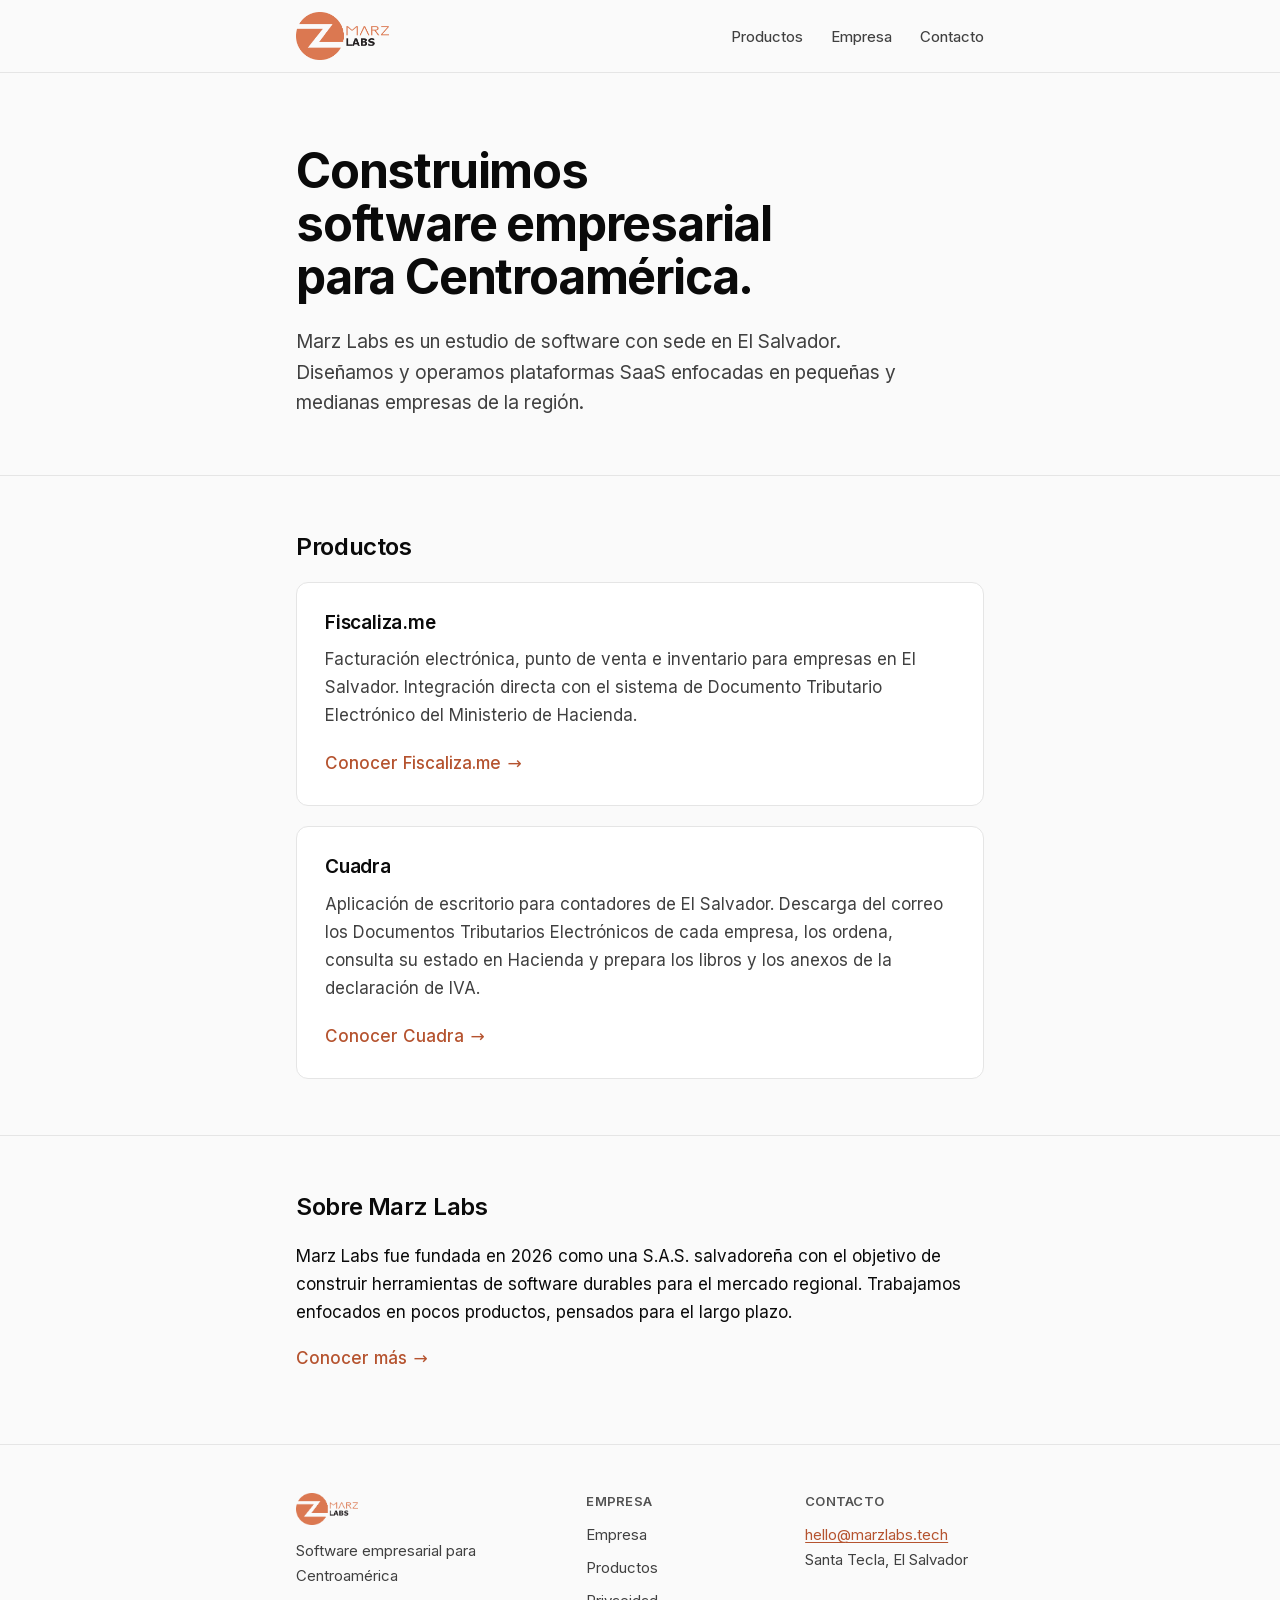
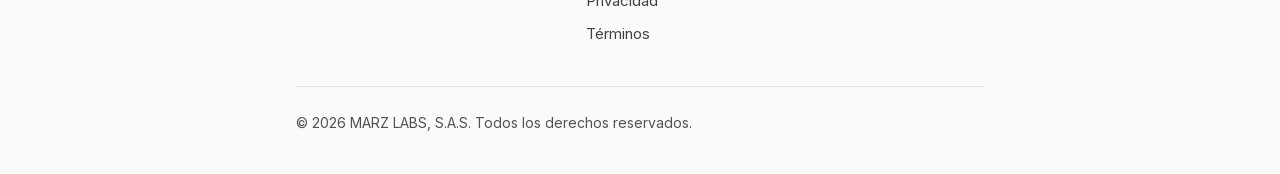
<file: index.html>
<!doctype html>
<html lang="es">
<head>
  <meta charset="utf-8">
  <meta name="viewport" content="width=device-width, initial-scale=1">
  <!-- Marca JS disponible de forma síncrona para evitar parpadeo del menú móvil. -->
  <script>document.documentElement.classList.add('js');</script>

  <title>Marz Labs — Software empresarial para Centroamérica</title>
  <meta name="description" content="Marz Labs es un estudio de software con sede en El Salvador. Construimos plataformas SaaS para pequeñas y medianas empresas en Centroamérica.">
  <link rel="canonical" href="https://marzlabs.tech/">

  <!-- Open Graph -->
  <meta property="og:type" content="website">
  <meta property="og:site_name" content="Marz Labs">
  <meta property="og:locale" content="es_ES">
  <meta property="og:title" content="Marz Labs — Software empresarial para Centroamérica">
  <meta property="og:description" content="Estudio de software con sede en El Salvador. Construimos plataformas SaaS para pequeñas y medianas empresas en Centroamérica.">
  <meta property="og:url" content="https://marzlabs.tech/">
  <meta property="og:image" content="https://marzlabs.tech/assets/og-image.png">
  <meta property="og:image:width" content="1200">
  <meta property="og:image:height" content="630">
  <meta property="og:image:alt" content="Marz Labs — Software empresarial para Centroamérica">

  <!-- Twitter -->
  <meta name="twitter:card" content="summary_large_image">
  <meta name="twitter:title" content="Marz Labs — Software empresarial para Centroamérica">
  <meta name="twitter:description" content="Estudio de software con sede en El Salvador. Construimos plataformas SaaS para pequeñas y medianas empresas en Centroamérica.">
  <meta name="twitter:image" content="https://marzlabs.tech/assets/og-image.png">

  <!-- Iconos -->
  <link rel="icon" href="/favicon.ico" sizes="32x32">
  <link rel="apple-touch-icon" href="/apple-touch-icon.png">

  <!-- Fuente auto-alojada -->
  <link rel="preload" href="/assets/fonts/inter-latin.woff2" as="font" type="font/woff2" crossorigin>
  <link rel="stylesheet" href="/assets/styles.css">
  <meta name="theme-color" content="#fafafa">

  <!-- Menú móvil (mejora progresiva) -->
  <script src="/assets/menu.js" defer></script>

  <!-- Datos estructurados de organización (identidad corporativa / verificación) -->
  <script type="application/ld+json">
  {
    "@context": "https://schema.org",
    "@type": "Organization",
    "name": "MARZ LABS, S.A.S.",
    "alternateName": "Marz Labs",
    "url": "https://marzlabs.tech",
    "logo": "https://marzlabs.tech/apple-touch-icon.png",
    "email": "hello@marzlabs.tech",
    "duns": "816056994",
    "foundingDate": "2026",
    "founder": { "@type": "Person", "name": "Mario Leonel Juárez Zúniga" },
    "address": {
      "@type": "PostalAddress",
      "addressLocality": "Santa Tecla",
      "addressRegion": "La Libertad",
      "addressCountry": "SV"
    },
    "areaServed": "Centroamérica",
    "description": "Estudio de software con sede en El Salvador. Construye y opera plataformas SaaS para pequeñas y medianas empresas de Centroamérica."
  }
  </script>
</head>
<body>
  <a class="skip-link" href="#main">Saltar al contenido</a>

  <header class="site-header">
    <div class="container">
      <a class="brand" href="/"><img src="/assets/logo.png" alt="Marz Labs" width="698" height="360"></a>
      <button class="nav-toggle" type="button" aria-expanded="false" aria-controls="primary-nav">
        <span class="bars" aria-hidden="true"></span>
        Menú
      </button>
      <nav class="site-nav" id="primary-nav" aria-label="Navegación principal">
        <ul class="nav-list">
          <li><a href="/products.html">Productos</a></li>
          <li><a href="/company.html">Empresa</a></li>
          <li><a href="/contact.html">Contacto</a></li>
        </ul>
      </nav>
    </div>
  </header>

  <main id="main">
    <!-- Hero -->
    <section class="section section-lead">
      <div class="container">
        <h1>Construimos software empresarial para Centroamérica.</h1>
        <p class="lead">Marz Labs es un estudio de software con sede en El Salvador. Diseñamos y operamos plataformas SaaS enfocadas en pequeñas y medianas empresas de la región.</p>
      </div>
    </section>

    <!-- Productos -->
    <section class="section">
      <div class="container">
        <h2>Productos</h2>
        <ul class="card-list">
          <li class="product-card">
            <h3>Fiscaliza.me</h3>
            <p>Facturación electrónica, punto de venta e inventario para empresas en El Salvador. Integración directa con el sistema de Documento Tributario Electrónico del Ministerio de Hacienda.</p>
            <p class="card-cta">
              <a class="cta-link" href="/fiscaliza.html">Conocer Fiscaliza.me</a>
            </p>
          </li>
          <li class="product-card">
            <h3>Cuadra</h3>
            <p>Aplicación de escritorio para contadores de El Salvador. Descarga del correo los Documentos Tributarios Electrónicos de cada empresa, los ordena, consulta su estado en Hacienda y prepara los libros y los anexos de la declaración de IVA.</p>
            <p class="card-cta">
              <a class="cta-link" href="/cuadra.html">Conocer Cuadra</a>
            </p>
          </li>
        </ul>
      </div>
    </section>

    <!-- Sobre Marz Labs -->
    <section class="section">
      <div class="container">
        <h2>Sobre Marz Labs</h2>
        <p>Marz Labs fue fundada en 2026 como una S.A.S. salvadoreña con el objetivo de construir herramientas de software durables para el mercado regional. Trabajamos enfocados en pocos productos, pensados para el largo plazo.</p>
        <p class="card-cta">
          <a class="cta-link" href="/company.html">Conocer más</a>
        </p>
      </div>
    </section>
  </main>

  <footer class="site-footer">
    <div class="container">
      <div class="footer-grid">
        <div class="footer-col">
          <a class="brand" href="/"><img src="/assets/logo.png" alt="Marz Labs" width="698" height="360"></a>
          <p>Software empresarial para Centroamérica</p>
        </div>
        <div class="footer-col">
          <h2>Empresa</h2>
          <ul class="footer-links">
            <li><a href="/company.html">Empresa</a></li>
            <li><a href="/products.html">Productos</a></li>
            <li><a href="/privacy.html">Privacidad</a></li>
            <li><a href="/terms.html">Términos</a></li>
          </ul>
        </div>
        <div class="footer-col">
          <h2>Contacto</h2>
          <address>
            <a href="mailto:hello@marzlabs.tech">hello@marzlabs.tech</a><br>
            Santa Tecla, El Salvador
          </address>
        </div>
      </div>
      <p class="footer-bottom">© 2026 MARZ LABS, S.A.S. Todos los derechos reservados.</p>
    </div>
  </footer>
</body>
</html>
</file>
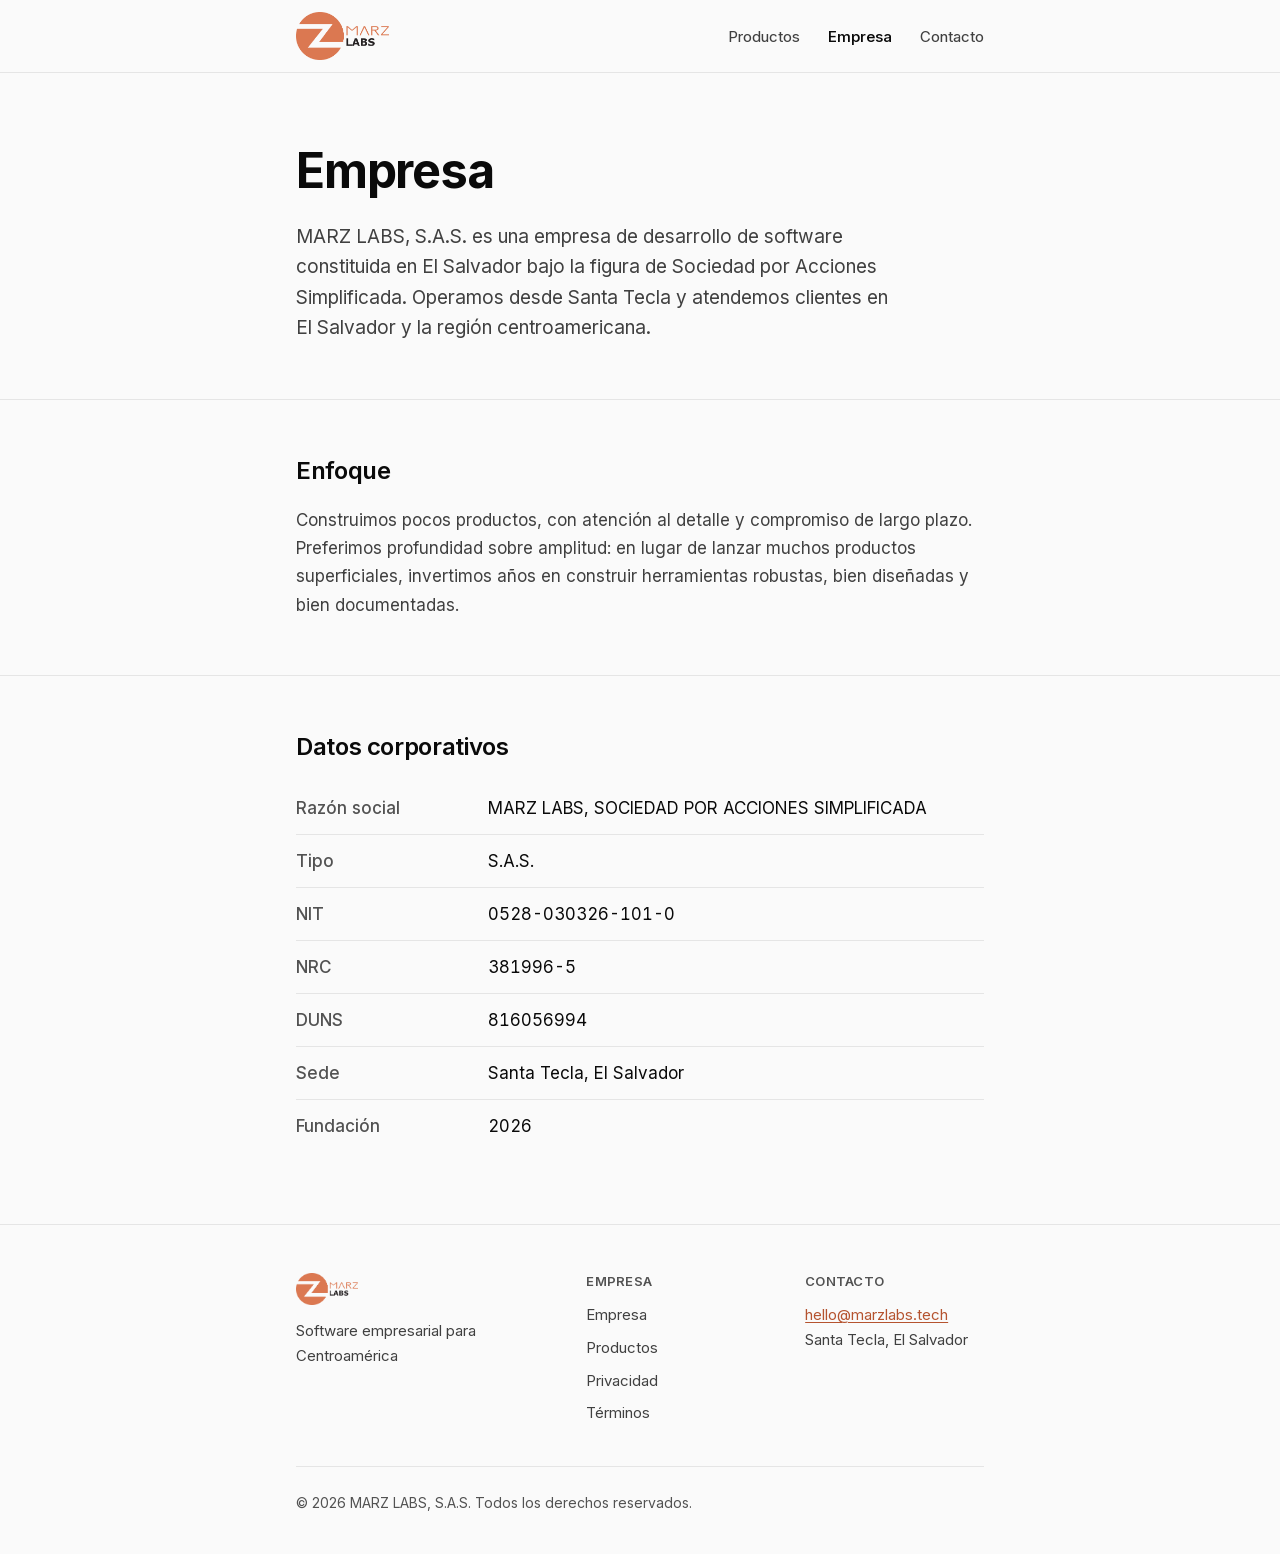
<file: company.html>
<!doctype html>
<html lang="es">
<head>
  <meta charset="utf-8">
  <meta name="viewport" content="width=device-width, initial-scale=1">
  <script>document.documentElement.classList.add('js');</script>

  <title>Empresa — Marz Labs</title>
  <meta name="description" content="MARZ LABS, S.A.S. es una empresa de desarrollo de software constituida en El Salvador. Datos corporativos, enfoque y sede en Santa Tecla, La Libertad.">
  <link rel="canonical" href="https://marzlabs.tech/company.html">

  <!-- Open Graph -->
  <meta property="og:type" content="website">
  <meta property="og:site_name" content="Marz Labs">
  <meta property="og:locale" content="es_ES">
  <meta property="og:title" content="Empresa — Marz Labs">
  <meta property="og:description" content="MARZ LABS, S.A.S., empresa de desarrollo de software constituida en El Salvador. Datos corporativos, enfoque y sede en Santa Tecla.">
  <meta property="og:url" content="https://marzlabs.tech/company.html">
  <meta property="og:image" content="https://marzlabs.tech/assets/og-image.png">
  <meta property="og:image:width" content="1200">
  <meta property="og:image:height" content="630">
  <meta property="og:image:alt" content="Marz Labs — Software empresarial para Centroamérica">

  <!-- Twitter -->
  <meta name="twitter:card" content="summary_large_image">
  <meta name="twitter:title" content="Empresa — Marz Labs">
  <meta name="twitter:description" content="MARZ LABS, S.A.S., empresa de desarrollo de software constituida en El Salvador. Datos corporativos, enfoque y sede en Santa Tecla.">
  <meta name="twitter:image" content="https://marzlabs.tech/assets/og-image.png">

  <!-- Iconos -->
  <link rel="icon" href="/favicon.ico" sizes="32x32">
  <link rel="apple-touch-icon" href="/apple-touch-icon.png">

  <!-- Fuente auto-alojada -->
  <link rel="preload" href="/assets/fonts/inter-latin.woff2" as="font" type="font/woff2" crossorigin>
  <link rel="stylesheet" href="/assets/styles.css">
  <meta name="theme-color" content="#fafafa">

  <script src="/assets/menu.js" defer></script>

  <!-- Datos estructurados de organización -->
  <script type="application/ld+json">
  {
    "@context": "https://schema.org",
    "@type": "Organization",
    "name": "MARZ LABS, SOCIEDAD POR ACCIONES SIMPLIFICADA",
    "alternateName": "Marz Labs",
    "url": "https://marzlabs.tech",
    "logo": "https://marzlabs.tech/apple-touch-icon.png",
    "email": "hello@marzlabs.tech",
    "foundingDate": "2026",
    "founder": { "@type": "Person", "name": "Mario Leonel Juárez Zúniga" },
    "taxID": "0528-030326-101-0",
    "duns": "816056994",
    "address": {
      "@type": "PostalAddress",
      "addressLocality": "Santa Tecla",
      "addressRegion": "La Libertad",
      "addressCountry": "SV"
    },
    "areaServed": "Centroamérica"
  }
  </script>
</head>
<body>
  <a class="skip-link" href="#main">Saltar al contenido</a>

  <header class="site-header">
    <div class="container">
      <a class="brand" href="/"><img src="/assets/logo.png" alt="Marz Labs" width="698" height="360"></a>
      <button class="nav-toggle" type="button" aria-expanded="false" aria-controls="primary-nav">
        <span class="bars" aria-hidden="true"></span>
        Menú
      </button>
      <nav class="site-nav" id="primary-nav" aria-label="Navegación principal">
        <ul class="nav-list">
          <li><a href="/products.html">Productos</a></li>
          <li><a href="/company.html" aria-current="page">Empresa</a></li>
          <li><a href="/contact.html">Contacto</a></li>
        </ul>
      </nav>
    </div>
  </header>

  <main id="main">
    <section class="section section-lead">
      <div class="container">
        <h1>Empresa</h1>
        <p class="lead">MARZ LABS, S.A.S. es una empresa de desarrollo de software constituida en El Salvador bajo la figura de Sociedad por Acciones Simplificada. Operamos desde Santa Tecla y atendemos clientes en El Salvador y la región centroamericana.</p>
      </div>
    </section>

    <section class="section">
      <div class="container prose">
        <h2>Enfoque</h2>
        <p>Construimos pocos productos, con atención al detalle y compromiso de largo plazo. Preferimos profundidad sobre amplitud: en lugar de lanzar muchos productos superficiales, invertimos años en construir herramientas robustas, bien diseñadas y bien documentadas.</p>
      </div>
    </section>

    <section class="section">
      <div class="container">
        <h2>Datos corporativos</h2>
        <table class="data-table">
          <caption class="visually-hidden">Datos corporativos de MARZ LABS, S.A.S.</caption>
          <tbody>
            <tr>
              <th scope="row">Razón social</th>
              <td>MARZ LABS, SOCIEDAD POR ACCIONES SIMPLIFICADA</td>
            </tr>
            <tr>
              <th scope="row">Tipo</th>
              <td>S.A.S.</td>
            </tr>
            <tr>
              <th scope="row">NIT</th>
              <td>0528-030326-101-0</td>
            </tr>
            <tr>
              <th scope="row">NRC</th>
              <td>381996-5</td>
            </tr>
            <tr>
              <th scope="row">DUNS</th>
              <td>816056994</td>
            </tr>
            <tr>
              <th scope="row">Sede</th>
              <td>Santa Tecla, El Salvador</td>
            </tr>
            <tr>
              <th scope="row">Fundación</th>
              <td>2026</td>
            </tr>
          </tbody>
        </table>
      </div>
    </section>
  </main>

  <footer class="site-footer">
    <div class="container">
      <div class="footer-grid">
        <div class="footer-col">
          <a class="brand" href="/"><img src="/assets/logo.png" alt="Marz Labs" width="698" height="360"></a>
          <p>Software empresarial para Centroamérica</p>
        </div>
        <div class="footer-col">
          <h2>Empresa</h2>
          <ul class="footer-links">
            <li><a href="/company.html">Empresa</a></li>
            <li><a href="/products.html">Productos</a></li>
            <li><a href="/privacy.html">Privacidad</a></li>
            <li><a href="/terms.html">Términos</a></li>
          </ul>
        </div>
        <div class="footer-col">
          <h2>Contacto</h2>
          <address>
            <a href="mailto:hello@marzlabs.tech">hello@marzlabs.tech</a><br>
            Santa Tecla, El Salvador
          </address>
        </div>
      </div>
      <p class="footer-bottom">© 2026 MARZ LABS, S.A.S. Todos los derechos reservados.</p>
    </div>
  </footer>
</body>
</html>
</file>
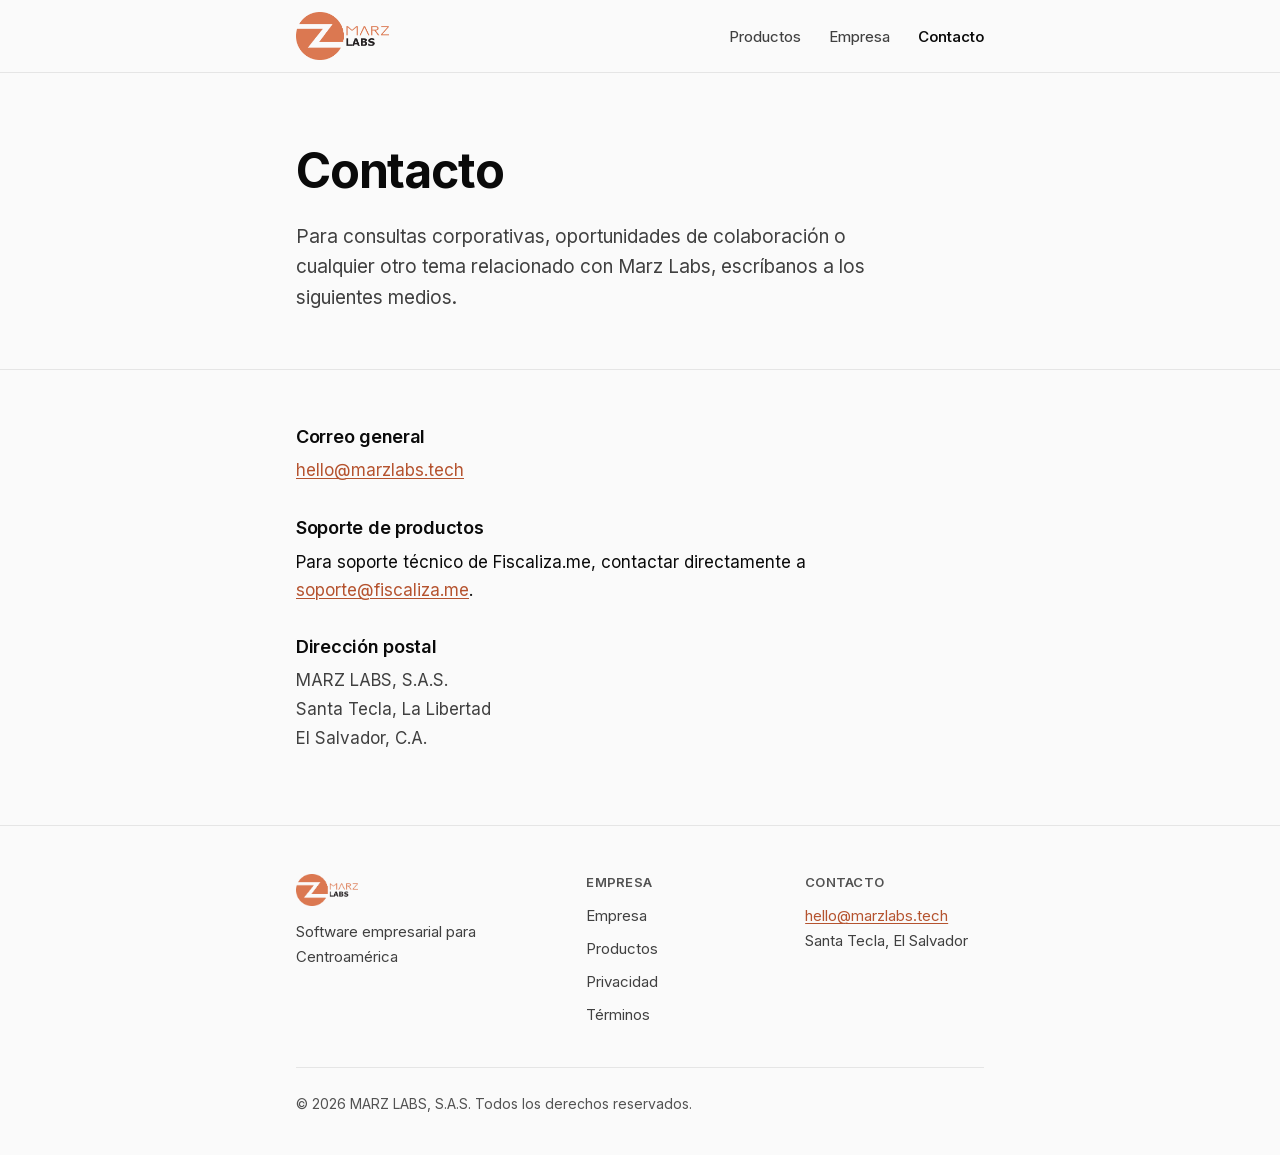
<file: contact.html>
<!doctype html>
<html lang="es">
<head>
  <meta charset="utf-8">
  <meta name="viewport" content="width=device-width, initial-scale=1">
  <script>document.documentElement.classList.add('js');</script>

  <title>Contacto — Marz Labs</title>
  <meta name="description" content="Contacto de Marz Labs para consultas corporativas y colaboración. Correo general, soporte de productos y dirección postal en Santa Tecla, El Salvador.">
  <link rel="canonical" href="https://marzlabs.tech/contact.html">

  <!-- Open Graph -->
  <meta property="og:type" content="website">
  <meta property="og:site_name" content="Marz Labs">
  <meta property="og:locale" content="es_ES">
  <meta property="og:title" content="Contacto — Marz Labs">
  <meta property="og:description" content="Consultas corporativas y colaboración. Correo general, soporte de productos y dirección postal en Santa Tecla, El Salvador.">
  <meta property="og:url" content="https://marzlabs.tech/contact.html">
  <meta property="og:image" content="https://marzlabs.tech/assets/og-image.png">
  <meta property="og:image:width" content="1200">
  <meta property="og:image:height" content="630">
  <meta property="og:image:alt" content="Marz Labs — Software empresarial para Centroamérica">

  <!-- Twitter -->
  <meta name="twitter:card" content="summary_large_image">
  <meta name="twitter:title" content="Contacto — Marz Labs">
  <meta name="twitter:description" content="Consultas corporativas y colaboración. Correo general, soporte de productos y dirección postal en Santa Tecla, El Salvador.">
  <meta name="twitter:image" content="https://marzlabs.tech/assets/og-image.png">

  <!-- Iconos -->
  <link rel="icon" href="/favicon.ico" sizes="32x32">
  <link rel="apple-touch-icon" href="/apple-touch-icon.png">

  <!-- Fuente auto-alojada -->
  <link rel="preload" href="/assets/fonts/inter-latin.woff2" as="font" type="font/woff2" crossorigin>
  <link rel="stylesheet" href="/assets/styles.css">
  <meta name="theme-color" content="#fafafa">

  <script src="/assets/menu.js" defer></script>
</head>
<body>
  <a class="skip-link" href="#main">Saltar al contenido</a>

  <header class="site-header">
    <div class="container">
      <a class="brand" href="/"><img src="/assets/logo.png" alt="Marz Labs" width="698" height="360"></a>
      <button class="nav-toggle" type="button" aria-expanded="false" aria-controls="primary-nav">
        <span class="bars" aria-hidden="true"></span>
        Menú
      </button>
      <nav class="site-nav" id="primary-nav" aria-label="Navegación principal">
        <ul class="nav-list">
          <li><a href="/products.html">Productos</a></li>
          <li><a href="/company.html">Empresa</a></li>
          <li><a href="/contact.html" aria-current="page">Contacto</a></li>
        </ul>
      </nav>
    </div>
  </header>

  <main id="main">
    <section class="section section-lead">
      <div class="container">
        <h1>Contacto</h1>
        <p class="lead">Para consultas corporativas, oportunidades de colaboración o cualquier otro tema relacionado con Marz Labs, escríbanos a los siguientes medios.</p>
      </div>
    </section>

    <section class="section">
      <div class="container">
        <div class="contact-group">
          <h2>Correo general</h2>
          <address>
            <a href="mailto:hello@marzlabs.tech">hello@marzlabs.tech</a>
          </address>
        </div>

        <div class="contact-group">
          <h2>Soporte de productos</h2>
          <p>Para soporte técnico de Fiscaliza.me, contactar directamente a
            <a href="mailto:soporte@fiscaliza.me">soporte@fiscaliza.me</a>.</p>
        </div>

        <div class="contact-group">
          <h2>Dirección postal</h2>
          <address>
            MARZ LABS, S.A.S.<br>
            Santa Tecla, La Libertad<br>
            El Salvador, C.A.
          </address>
        </div>
      </div>
    </section>
  </main>

  <footer class="site-footer">
    <div class="container">
      <div class="footer-grid">
        <div class="footer-col">
          <a class="brand" href="/"><img src="/assets/logo.png" alt="Marz Labs" width="698" height="360"></a>
          <p>Software empresarial para Centroamérica</p>
        </div>
        <div class="footer-col">
          <h2>Empresa</h2>
          <ul class="footer-links">
            <li><a href="/company.html">Empresa</a></li>
            <li><a href="/products.html">Productos</a></li>
            <li><a href="/privacy.html">Privacidad</a></li>
            <li><a href="/terms.html">Términos</a></li>
          </ul>
        </div>
        <div class="footer-col">
          <h2>Contacto</h2>
          <address>
            <a href="mailto:hello@marzlabs.tech">hello@marzlabs.tech</a><br>
            Santa Tecla, El Salvador
          </address>
        </div>
      </div>
      <p class="footer-bottom">© 2026 MARZ LABS, S.A.S. Todos los derechos reservados.</p>
    </div>
  </footer>
</body>
</html>
</file>
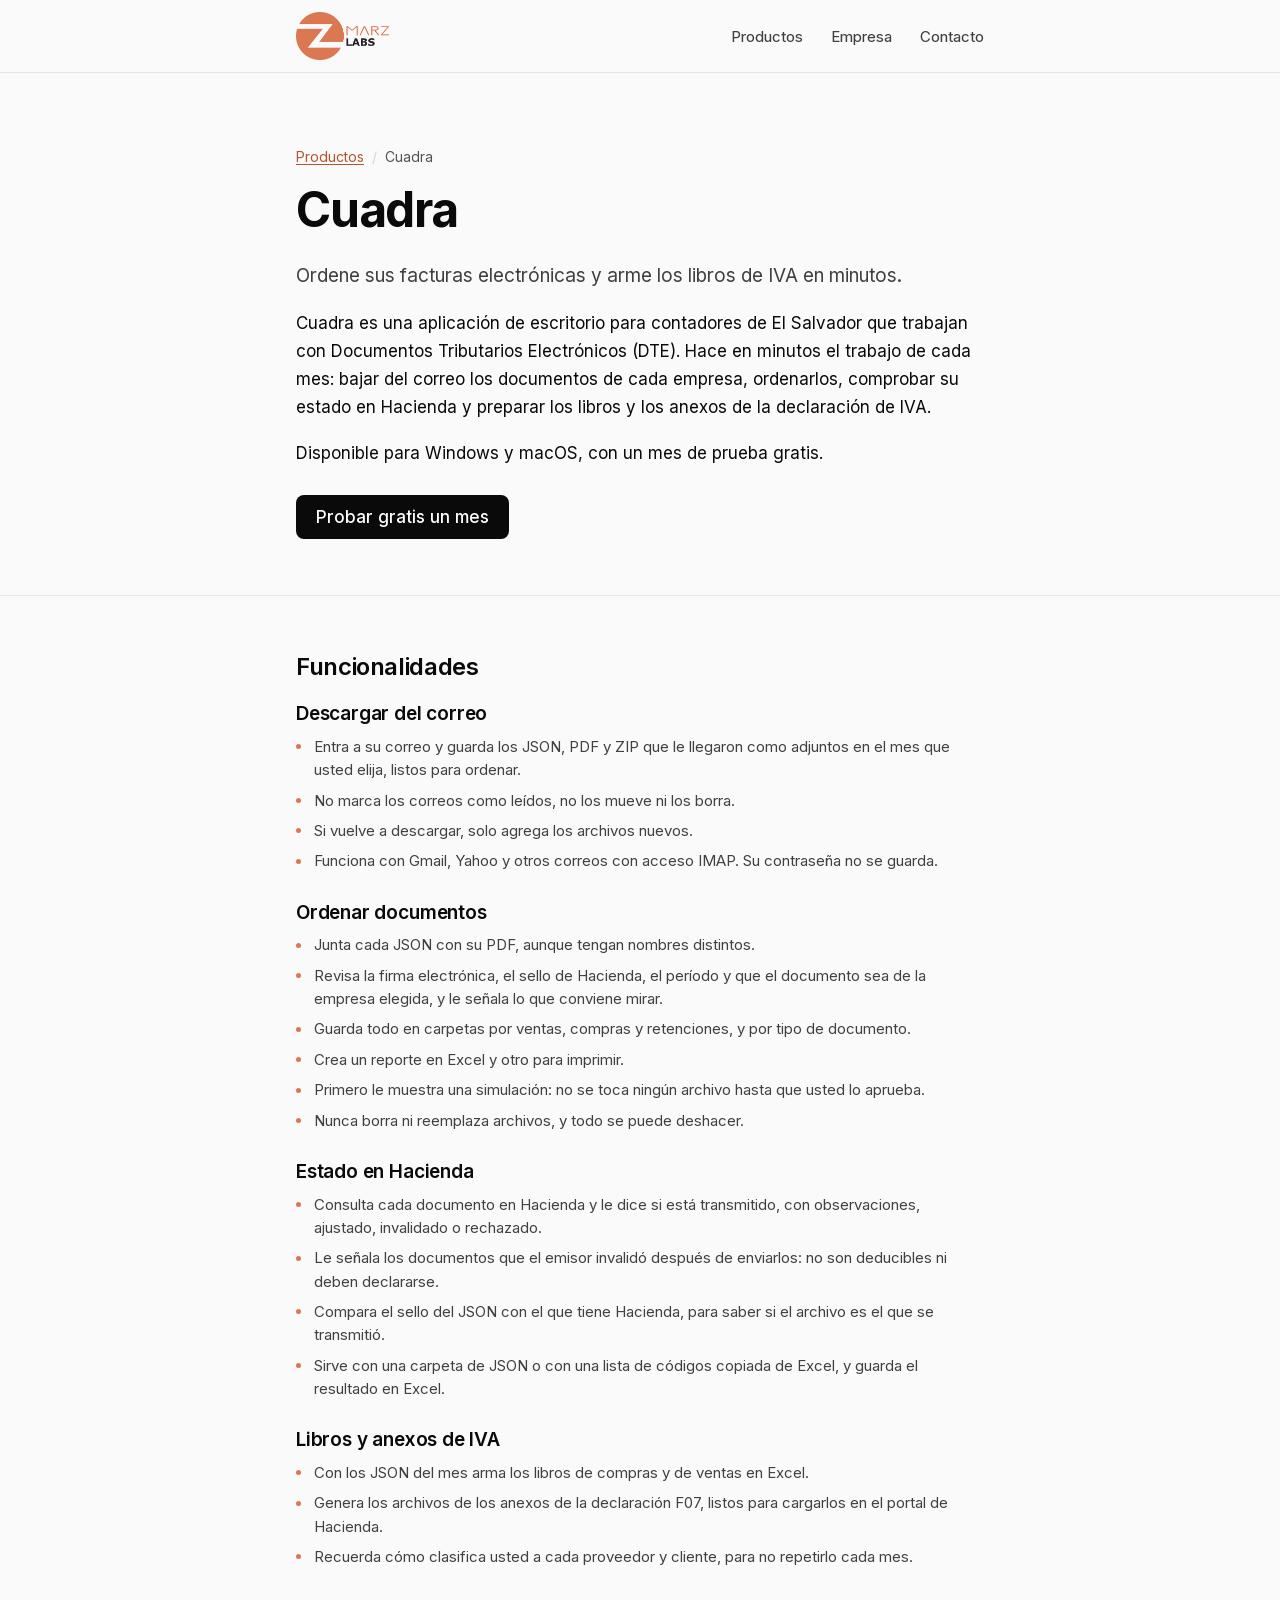
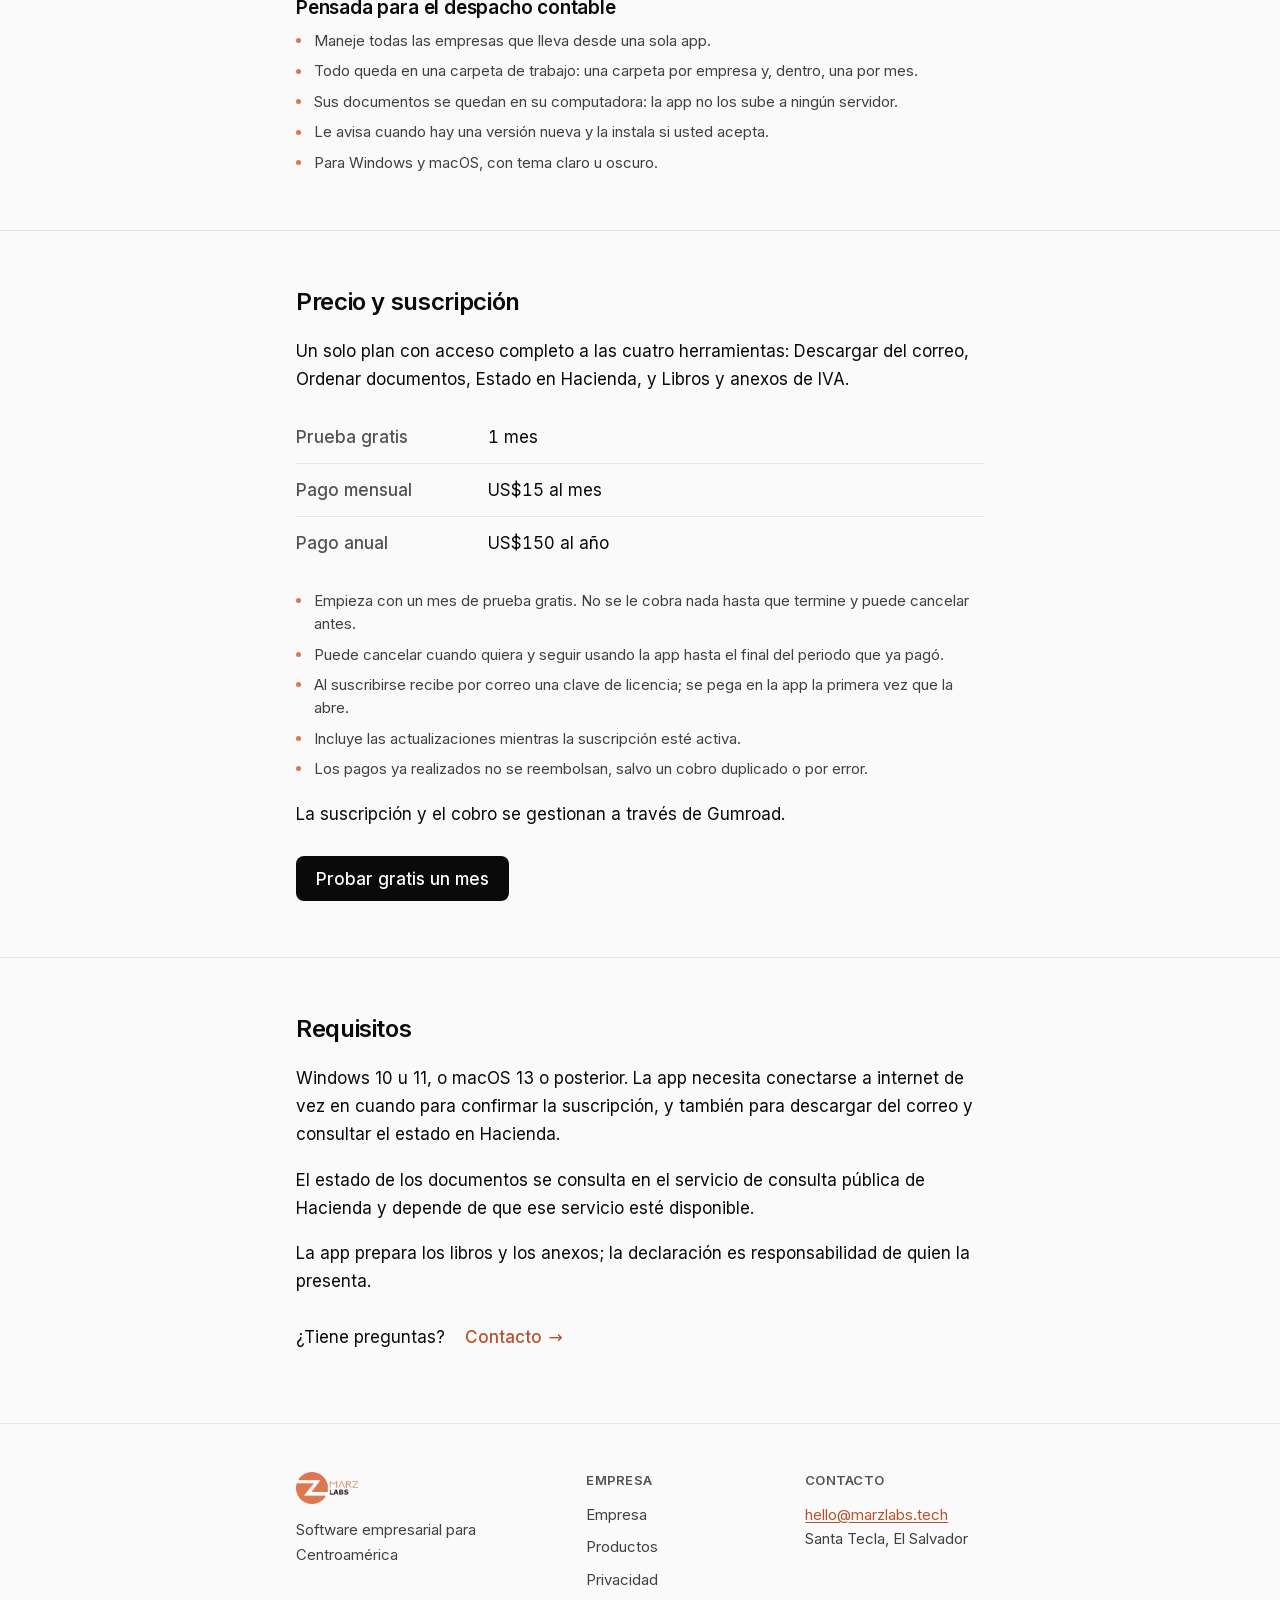
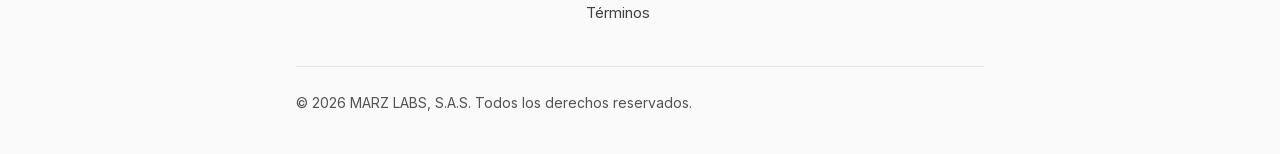
<file: cuadra.html>
<!doctype html>
<html lang="es">
<head>
  <meta charset="utf-8">
  <meta name="viewport" content="width=device-width, initial-scale=1">
  <script>document.documentElement.classList.add('js');</script>

  <title>Cuadra: ordene sus DTE y arme los libros de IVA — Marz Labs</title>
  <meta name="description" content="Cuadra es una aplicación de escritorio de Marz Labs para contadores de El Salvador: descarga los DTE del correo, los ordena, consulta su estado en Hacienda y prepara los libros y anexos de la declaración de IVA (F07).">
  <link rel="canonical" href="https://marzlabs.tech/cuadra.html">

  <!-- Open Graph -->
  <meta property="og:type" content="website">
  <meta property="og:site_name" content="Marz Labs">
  <meta property="og:locale" content="es_ES">
  <meta property="og:title" content="Cuadra: ordene sus DTE y arme los libros de IVA — Marz Labs">
  <meta property="og:description" content="Aplicación de escritorio para contadores de El Salvador: descarga los DTE del correo, los ordena, consulta su estado en Hacienda y prepara los libros y anexos de IVA (F07). Un mes de prueba gratis.">
  <meta property="og:url" content="https://marzlabs.tech/cuadra.html">
  <meta property="og:image" content="https://marzlabs.tech/assets/og-image.png">
  <meta property="og:image:width" content="1200">
  <meta property="og:image:height" content="630">
  <meta property="og:image:alt" content="Marz Labs — Software empresarial para Centroamérica">

  <!-- Twitter -->
  <meta name="twitter:card" content="summary_large_image">
  <meta name="twitter:title" content="Cuadra: ordene sus DTE y arme los libros de IVA — Marz Labs">
  <meta name="twitter:description" content="Aplicación de escritorio para contadores de El Salvador: descarga los DTE del correo, los ordena, consulta su estado en Hacienda y prepara los libros y anexos de IVA (F07). Un mes de prueba gratis.">
  <meta name="twitter:image" content="https://marzlabs.tech/assets/og-image.png">

  <!-- Iconos -->
  <link rel="icon" href="/favicon.ico" sizes="32x32">
  <link rel="apple-touch-icon" href="/apple-touch-icon.png">

  <!-- Fuente auto-alojada -->
  <link rel="preload" href="/assets/fonts/inter-latin.woff2" as="font" type="font/woff2" crossorigin>
  <link rel="stylesheet" href="/assets/styles.css">
  <meta name="theme-color" content="#fafafa">

  <script src="/assets/menu.js" defer></script>

  <!-- Datos estructurados del producto -->
  <script type="application/ld+json">
  {
    "@context": "https://schema.org",
    "@type": "SoftwareApplication",
    "name": "Cuadra",
    "applicationCategory": "BusinessApplication",
    "operatingSystem": "Windows 10, Windows 11, macOS 13",
    "url": "https://marzlabs.tech/cuadra.html",
    "inLanguage": "es",
    "description": "Cuadra es una aplicación de escritorio de Marz Labs para contadores de El Salvador: descarga los DTE del correo, los ordena, consulta su estado en Hacienda y prepara los libros y anexos de la declaración de IVA (F07).",
    "publisher": { "@type": "Organization", "name": "MARZ LABS, S.A.S.", "url": "https://marzlabs.tech" },
    "offers": { "@type": "Offer", "price": "15.00", "priceCurrency": "USD", "url": "https://marzlabs.gumroad.com/l/cuadra", "description": "Suscripción mensual con un mes de prueba gratis" }
  }
  </script>
</head>
<body>
  <a class="skip-link" href="#main">Saltar al contenido</a>

  <header class="site-header">
    <div class="container">
      <a class="brand" href="/"><img src="/assets/logo.png" alt="Marz Labs" width="698" height="360"></a>
      <button class="nav-toggle" type="button" aria-expanded="false" aria-controls="primary-nav">
        <span class="bars" aria-hidden="true"></span>
        Menú
      </button>
      <nav class="site-nav" id="primary-nav" aria-label="Navegación principal">
        <ul class="nav-list">
          <li><a href="/products.html">Productos</a></li>
          <li><a href="/company.html">Empresa</a></li>
          <li><a href="/contact.html">Contacto</a></li>
        </ul>
      </nav>
    </div>
  </header>

  <main id="main">
    <section class="section section-lead">
      <div class="container">
        <nav class="breadcrumb" aria-label="Ruta de navegación">
          <ol>
            <li><a href="/products.html">Productos</a></li>
            <li><span aria-current="page">Cuadra</span></li>
          </ol>
        </nav>
        <h1>Cuadra</h1>
        <p class="lead">Ordene sus facturas electrónicas y arme los libros de IVA en minutos.</p>
        <p>Cuadra es una aplicación de escritorio para contadores de El Salvador que trabajan con Documentos Tributarios Electrónicos (DTE). Hace en minutos el trabajo de cada mes: bajar del correo los documentos de cada empresa, ordenarlos, comprobar su estado en Hacienda y preparar los libros y los anexos de la declaración de IVA.</p>
        <p>Disponible para Windows y macOS, con un mes de prueba gratis.</p>
        <p class="product-actions">
          <a class="button" href="https://marzlabs.gumroad.com/l/cuadra" rel="noopener">Probar gratis un mes</a>
        </p>
      </div>
    </section>

    <section class="section">
      <div class="container">
        <h2>Funcionalidades</h2>
        <div class="feature-groups feature-groups--flush">
          <section class="feature-group">
            <h3>Descargar del correo</h3>
            <ul class="feature-list">
              <li>Entra a su correo y guarda los JSON, PDF y ZIP que le llegaron como adjuntos en el mes que usted elija, listos para ordenar.</li>
              <li>No marca los correos como leídos, no los mueve ni los borra.</li>
              <li>Si vuelve a descargar, solo agrega los archivos nuevos.</li>
              <li>Funciona con Gmail, Yahoo y otros correos con acceso IMAP. Su contraseña no se guarda.</li>
            </ul>
          </section>

          <section class="feature-group">
            <h3>Ordenar documentos</h3>
            <ul class="feature-list">
              <li>Junta cada JSON con su PDF, aunque tengan nombres distintos.</li>
              <li>Revisa la firma electrónica, el sello de Hacienda, el período y que el documento sea de la empresa elegida, y le señala lo que conviene mirar.</li>
              <li>Guarda todo en carpetas por ventas, compras y retenciones, y por tipo de documento.</li>
              <li>Crea un reporte en Excel y otro para imprimir.</li>
              <li>Primero le muestra una simulación: no se toca ningún archivo hasta que usted lo aprueba.</li>
              <li>Nunca borra ni reemplaza archivos, y todo se puede deshacer.</li>
            </ul>
          </section>

          <section class="feature-group">
            <h3>Estado en Hacienda</h3>
            <ul class="feature-list">
              <li>Consulta cada documento en Hacienda y le dice si está transmitido, con observaciones, ajustado, invalidado o rechazado.</li>
              <li>Le señala los documentos que el emisor invalidó después de enviarlos: no son deducibles ni deben declararse.</li>
              <li>Compara el sello del JSON con el que tiene Hacienda, para saber si el archivo es el que se transmitió.</li>
              <li>Sirve con una carpeta de JSON o con una lista de códigos copiada de Excel, y guarda el resultado en Excel.</li>
            </ul>
          </section>

          <section class="feature-group">
            <h3>Libros y anexos de IVA</h3>
            <ul class="feature-list">
              <li>Con los JSON del mes arma los libros de compras y de ventas en Excel.</li>
              <li>Genera los archivos de los anexos de la declaración F07, listos para cargarlos en el portal de Hacienda.</li>
              <li>Recuerda cómo clasifica usted a cada proveedor y cliente, para no repetirlo cada mes.</li>
            </ul>
          </section>

          <section class="feature-group">
            <h3>Pensada para el despacho contable</h3>
            <ul class="feature-list">
              <li>Maneje todas las empresas que lleva desde una sola app.</li>
              <li>Todo queda en una carpeta de trabajo: una carpeta por empresa y, dentro, una por mes.</li>
              <li>Sus documentos se quedan en su computadora: la app no los sube a ningún servidor.</li>
              <li>Le avisa cuando hay una versión nueva y la instala si usted acepta.</li>
              <li>Para Windows y macOS, con tema claro u oscuro.</li>
            </ul>
          </section>
        </div>
      </div>
    </section>

    <section class="section">
      <div class="container">
        <h2>Precio y suscripción</h2>
        <p>Un solo plan con acceso completo a las cuatro herramientas: Descargar del correo, Ordenar documentos, Estado en Hacienda, y Libros y anexos de IVA.</p>
        <table class="data-table">
          <caption class="visually-hidden">Precios de la suscripción a Cuadra</caption>
          <tbody>
            <tr>
              <th scope="row">Prueba gratis</th>
              <td>1 mes</td>
            </tr>
            <tr>
              <th scope="row">Pago mensual</th>
              <td>US$15 al mes</td>
            </tr>
            <tr>
              <th scope="row">Pago anual</th>
              <td>US$150 al año</td>
            </tr>
          </tbody>
        </table>
        <ul class="feature-list">
          <li>Empieza con un mes de prueba gratis. No se le cobra nada hasta que termine y puede cancelar antes.</li>
          <li>Puede cancelar cuando quiera y seguir usando la app hasta el final del periodo que ya pagó.</li>
          <li>Al suscribirse recibe por correo una clave de licencia; se pega en la app la primera vez que la abre.</li>
          <li>Incluye las actualizaciones mientras la suscripción esté activa.</li>
          <li>Los pagos ya realizados no se reembolsan, salvo un cobro duplicado o por error.</li>
        </ul>
        <p>La suscripción y el cobro se gestionan a través de Gumroad.</p>
        <p class="product-actions">
          <a class="button" href="https://marzlabs.gumroad.com/l/cuadra" rel="noopener">Probar gratis un mes</a>
        </p>
      </div>
    </section>

    <section class="section">
      <div class="container">
        <h2>Requisitos</h2>
        <p>Windows 10 u 11, o macOS 13 o posterior. La app necesita conectarse a internet de vez en cuando para confirmar la suscripción, y también para descargar del correo y consultar el estado en Hacienda.</p>
        <p>El estado de los documentos se consulta en el servicio de consulta pública de Hacienda y depende de que ese servicio esté disponible.</p>
        <p>La app prepara los libros y los anexos; la declaración es responsabilidad de quien la presenta.</p>
        <p class="product-actions">
          <span>¿Tiene preguntas?</span>
          <a class="cta-link" href="/contact.html">Contacto</a>
        </p>
      </div>
    </section>
  </main>

  <footer class="site-footer">
    <div class="container">
      <div class="footer-grid">
        <div class="footer-col">
          <a class="brand" href="/"><img src="/assets/logo.png" alt="Marz Labs" width="698" height="360"></a>
          <p>Software empresarial para Centroamérica</p>
        </div>
        <div class="footer-col">
          <h2>Empresa</h2>
          <ul class="footer-links">
            <li><a href="/company.html">Empresa</a></li>
            <li><a href="/products.html">Productos</a></li>
            <li><a href="/privacy.html">Privacidad</a></li>
            <li><a href="/terms.html">Términos</a></li>
          </ul>
        </div>
        <div class="footer-col">
          <h2>Contacto</h2>
          <address>
            <a href="mailto:hello@marzlabs.tech">hello@marzlabs.tech</a><br>
            Santa Tecla, El Salvador
          </address>
        </div>
      </div>
      <p class="footer-bottom">© 2026 MARZ LABS, S.A.S. Todos los derechos reservados.</p>
    </div>
  </footer>
</body>
</html>
</file>
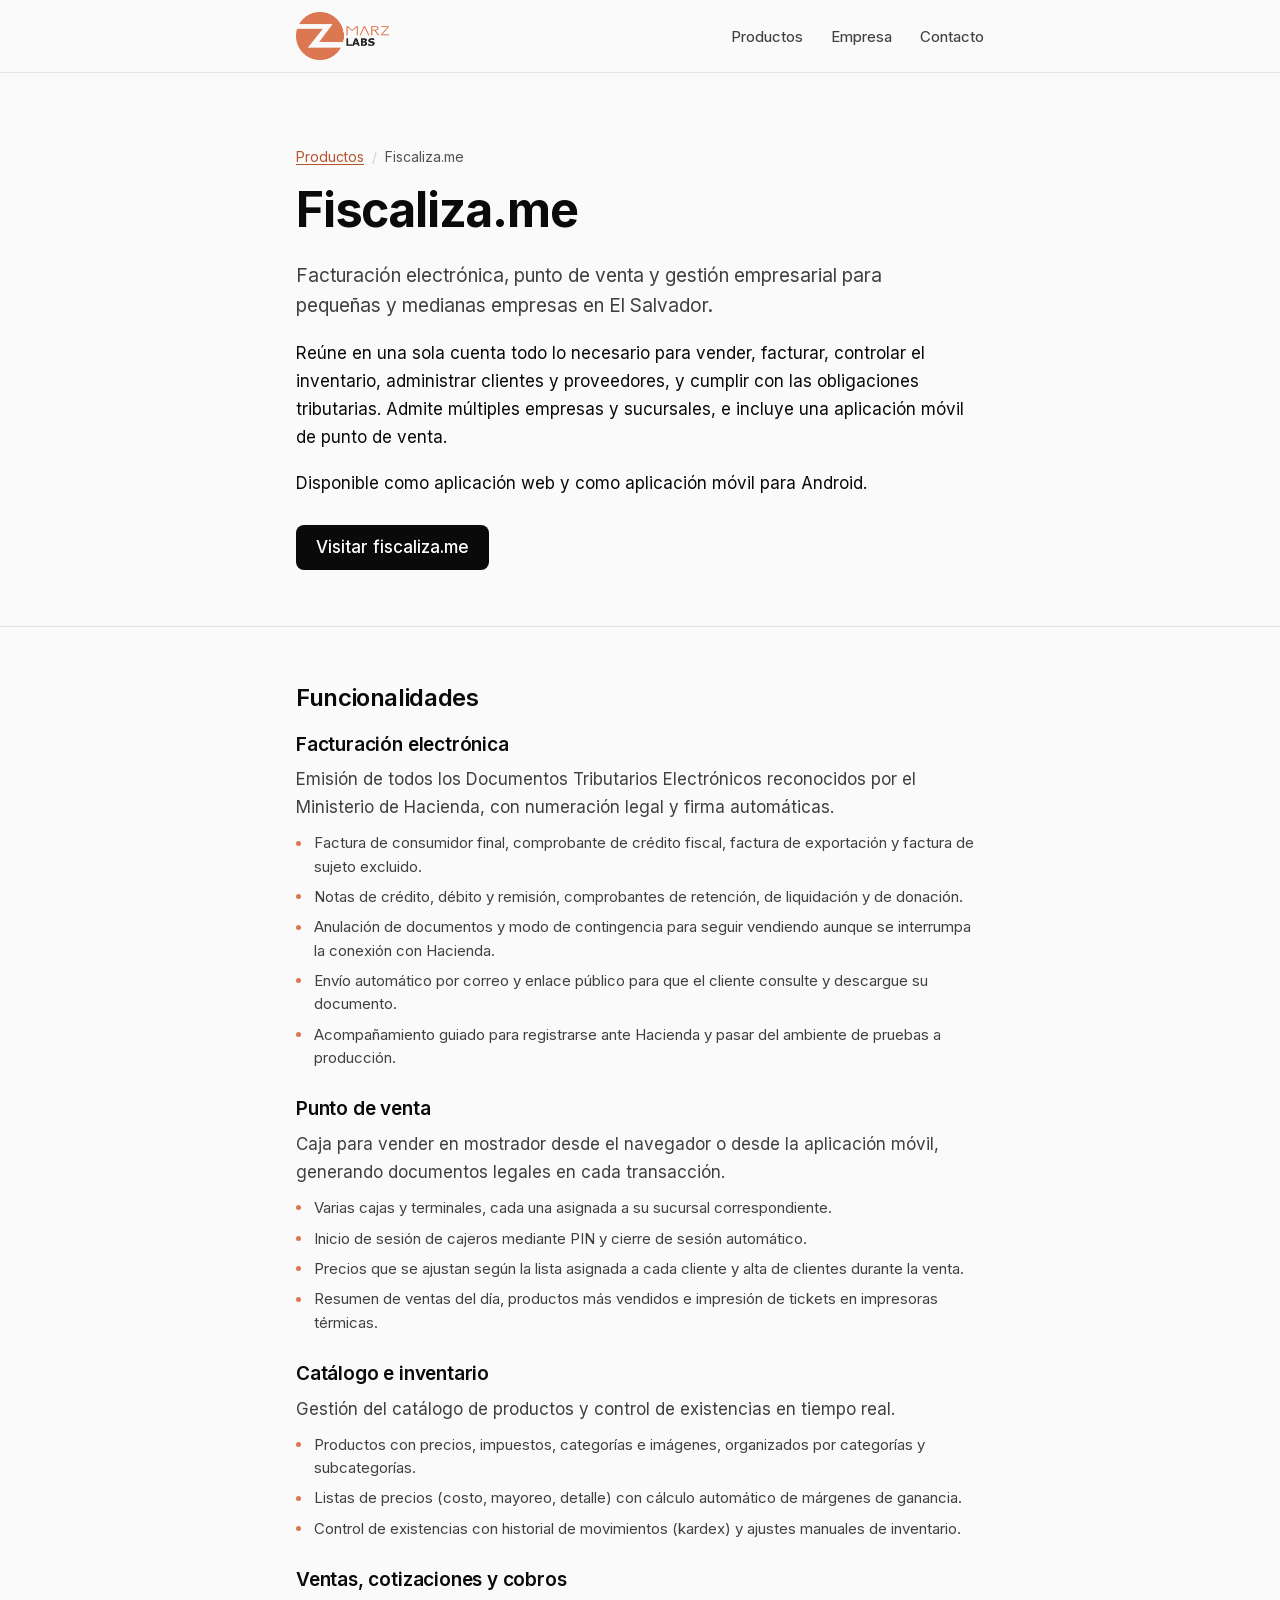
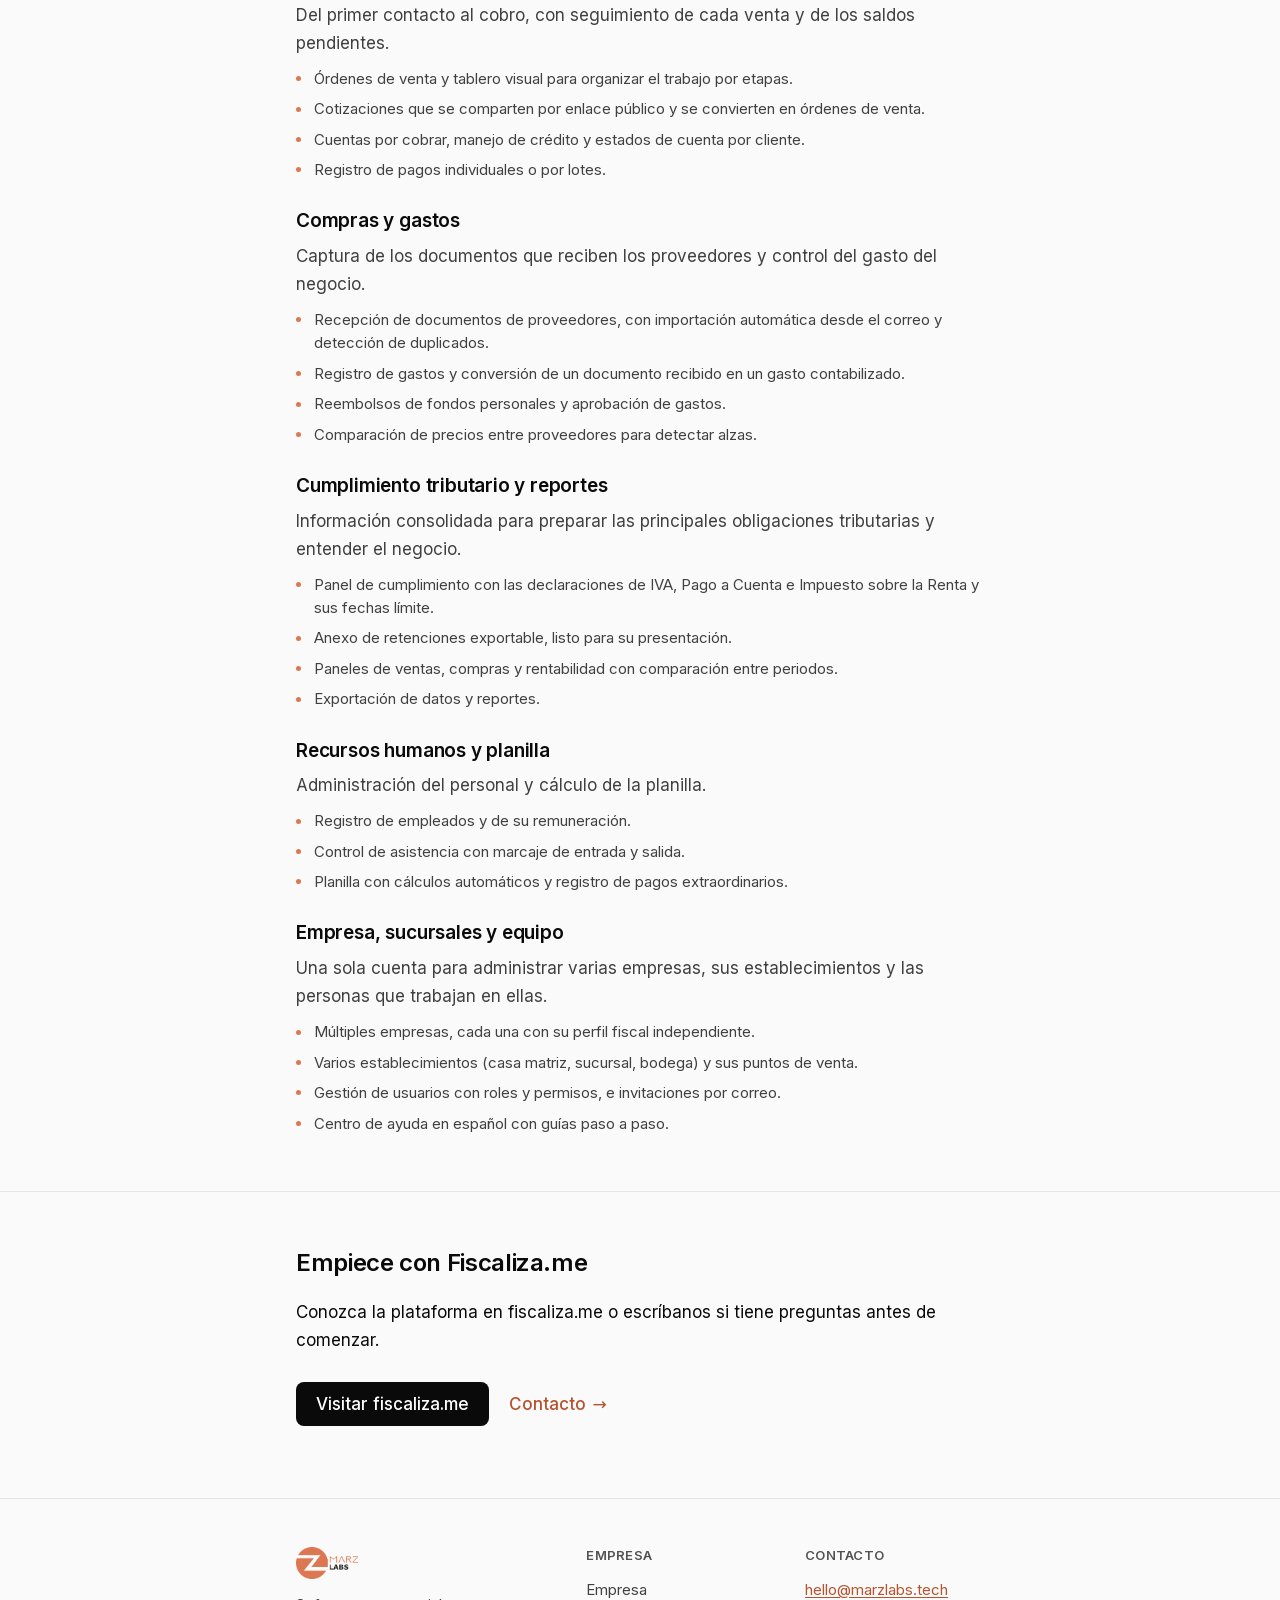
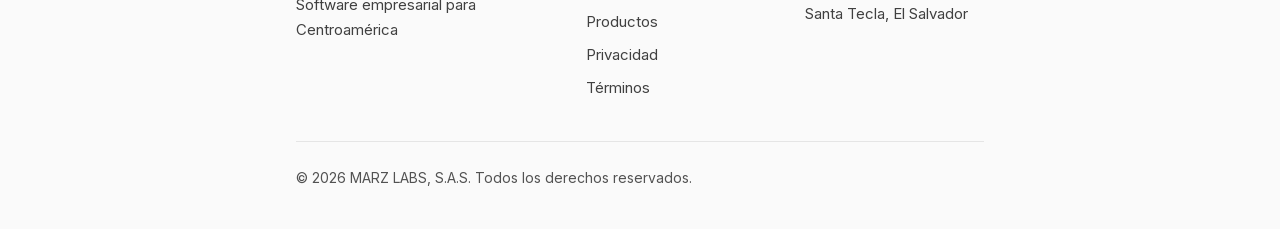
<file: fiscaliza.html>
<!doctype html>
<html lang="es">
<head>
  <meta charset="utf-8">
  <meta name="viewport" content="width=device-width, initial-scale=1">
  <script>document.documentElement.classList.add('js');</script>

  <title>Fiscaliza.me: facturación electrónica y punto de venta — Marz Labs</title>
  <meta name="description" content="Fiscaliza.me es la plataforma de facturación electrónica, punto de venta, inventario y gestión empresarial de Marz Labs para pequeñas y medianas empresas en El Salvador.">
  <link rel="canonical" href="https://marzlabs.tech/fiscaliza.html">

  <!-- Open Graph -->
  <meta property="og:type" content="website">
  <meta property="og:site_name" content="Marz Labs">
  <meta property="og:locale" content="es_ES">
  <meta property="og:title" content="Fiscaliza.me: facturación electrónica y punto de venta — Marz Labs">
  <meta property="og:description" content="Facturación electrónica, punto de venta, inventario y gestión empresarial para pequeñas y medianas empresas en El Salvador.">
  <meta property="og:url" content="https://marzlabs.tech/fiscaliza.html">
  <meta property="og:image" content="https://marzlabs.tech/assets/og-image.png">
  <meta property="og:image:width" content="1200">
  <meta property="og:image:height" content="630">
  <meta property="og:image:alt" content="Marz Labs — Software empresarial para Centroamérica">

  <!-- Twitter -->
  <meta name="twitter:card" content="summary_large_image">
  <meta name="twitter:title" content="Fiscaliza.me: facturación electrónica y punto de venta — Marz Labs">
  <meta name="twitter:description" content="Facturación electrónica, punto de venta, inventario y gestión empresarial para pequeñas y medianas empresas en El Salvador.">
  <meta name="twitter:image" content="https://marzlabs.tech/assets/og-image.png">

  <!-- Iconos -->
  <link rel="icon" href="/favicon.ico" sizes="32x32">
  <link rel="apple-touch-icon" href="/apple-touch-icon.png">

  <!-- Fuente auto-alojada -->
  <link rel="preload" href="/assets/fonts/inter-latin.woff2" as="font" type="font/woff2" crossorigin>
  <link rel="stylesheet" href="/assets/styles.css">
  <meta name="theme-color" content="#fafafa">

  <script src="/assets/menu.js" defer></script>

  <!-- Datos estructurados del producto -->
  <script type="application/ld+json">
  {
    "@context": "https://schema.org",
    "@type": "SoftwareApplication",
    "name": "Fiscaliza.me",
    "applicationCategory": "BusinessApplication",
    "operatingSystem": "Web, Android",
    "url": "https://fiscaliza.me",
    "inLanguage": "es",
    "description": "Fiscaliza.me es la plataforma de facturación electrónica, punto de venta, inventario y gestión empresarial de Marz Labs para pequeñas y medianas empresas en El Salvador.",
    "publisher": { "@type": "Organization", "name": "MARZ LABS, S.A.S.", "url": "https://marzlabs.tech" }
  }
  </script>
</head>
<body>
  <a class="skip-link" href="#main">Saltar al contenido</a>

  <header class="site-header">
    <div class="container">
      <a class="brand" href="/"><img src="/assets/logo.png" alt="Marz Labs" width="698" height="360"></a>
      <button class="nav-toggle" type="button" aria-expanded="false" aria-controls="primary-nav">
        <span class="bars" aria-hidden="true"></span>
        Menú
      </button>
      <nav class="site-nav" id="primary-nav" aria-label="Navegación principal">
        <ul class="nav-list">
          <li><a href="/products.html">Productos</a></li>
          <li><a href="/company.html">Empresa</a></li>
          <li><a href="/contact.html">Contacto</a></li>
        </ul>
      </nav>
    </div>
  </header>

  <main id="main">
    <section class="section section-lead">
      <div class="container">
        <nav class="breadcrumb" aria-label="Ruta de navegación">
          <ol>
            <li><a href="/products.html">Productos</a></li>
            <li><span aria-current="page">Fiscaliza.me</span></li>
          </ol>
        </nav>
        <h1>Fiscaliza.me</h1>
        <p class="lead">Facturación electrónica, punto de venta y gestión empresarial para pequeñas y medianas empresas en El Salvador.</p>
        <p>Reúne en una sola cuenta todo lo necesario para vender, facturar, controlar el inventario, administrar clientes y proveedores, y cumplir con las obligaciones tributarias. Admite múltiples empresas y sucursales, e incluye una aplicación móvil de punto de venta.</p>
        <p>Disponible como aplicación web y como aplicación móvil para Android.</p>
        <p class="product-actions">
          <a class="button" href="https://fiscaliza.me" rel="noopener">Visitar fiscaliza.me</a>
        </p>
      </div>
    </section>

    <section class="section">
      <div class="container">
        <h2>Funcionalidades</h2>
        <div class="feature-groups feature-groups--flush">
          <section class="feature-group">
            <h3>Facturación electrónica</h3>
            <p>Emisión de todos los Documentos Tributarios Electrónicos reconocidos por el Ministerio de Hacienda, con numeración legal y firma automáticas.</p>
            <ul class="feature-list">
              <li>Factura de consumidor final, comprobante de crédito fiscal, factura de exportación y factura de sujeto excluido.</li>
              <li>Notas de crédito, débito y remisión, comprobantes de retención, de liquidación y de donación.</li>
              <li>Anulación de documentos y modo de contingencia para seguir vendiendo aunque se interrumpa la conexión con Hacienda.</li>
              <li>Envío automático por correo y enlace público para que el cliente consulte y descargue su documento.</li>
              <li>Acompañamiento guiado para registrarse ante Hacienda y pasar del ambiente de pruebas a producción.</li>
            </ul>
          </section>

          <section class="feature-group">
            <h3>Punto de venta</h3>
            <p>Caja para vender en mostrador desde el navegador o desde la aplicación móvil, generando documentos legales en cada transacción.</p>
            <ul class="feature-list">
              <li>Varias cajas y terminales, cada una asignada a su sucursal correspondiente.</li>
              <li>Inicio de sesión de cajeros mediante PIN y cierre de sesión automático.</li>
              <li>Precios que se ajustan según la lista asignada a cada cliente y alta de clientes durante la venta.</li>
              <li>Resumen de ventas del día, productos más vendidos e impresión de tickets en impresoras térmicas.</li>
            </ul>
          </section>

          <section class="feature-group">
            <h3>Catálogo e inventario</h3>
            <p>Gestión del catálogo de productos y control de existencias en tiempo real.</p>
            <ul class="feature-list">
              <li>Productos con precios, impuestos, categorías e imágenes, organizados por categorías y subcategorías.</li>
              <li>Listas de precios (costo, mayoreo, detalle) con cálculo automático de márgenes de ganancia.</li>
              <li>Control de existencias con historial de movimientos (kardex) y ajustes manuales de inventario.</li>
            </ul>
          </section>

          <section class="feature-group">
            <h3>Ventas, cotizaciones y cobros</h3>
            <p>Del primer contacto al cobro, con seguimiento de cada venta y de los saldos pendientes.</p>
            <ul class="feature-list">
              <li>Órdenes de venta y tablero visual para organizar el trabajo por etapas.</li>
              <li>Cotizaciones que se comparten por enlace público y se convierten en órdenes de venta.</li>
              <li>Cuentas por cobrar, manejo de crédito y estados de cuenta por cliente.</li>
              <li>Registro de pagos individuales o por lotes.</li>
            </ul>
          </section>

          <section class="feature-group">
            <h3>Compras y gastos</h3>
            <p>Captura de los documentos que reciben los proveedores y control del gasto del negocio.</p>
            <ul class="feature-list">
              <li>Recepción de documentos de proveedores, con importación automática desde el correo y detección de duplicados.</li>
              <li>Registro de gastos y conversión de un documento recibido en un gasto contabilizado.</li>
              <li>Reembolsos de fondos personales y aprobación de gastos.</li>
              <li>Comparación de precios entre proveedores para detectar alzas.</li>
            </ul>
          </section>

          <section class="feature-group">
            <h3>Cumplimiento tributario y reportes</h3>
            <p>Información consolidada para preparar las principales obligaciones tributarias y entender el negocio.</p>
            <ul class="feature-list">
              <li>Panel de cumplimiento con las declaraciones de IVA, Pago a Cuenta e Impuesto sobre la Renta y sus fechas límite.</li>
              <li>Anexo de retenciones exportable, listo para su presentación.</li>
              <li>Paneles de ventas, compras y rentabilidad con comparación entre periodos.</li>
              <li>Exportación de datos y reportes.</li>
            </ul>
          </section>

          <section class="feature-group">
            <h3>Recursos humanos y planilla</h3>
            <p>Administración del personal y cálculo de la planilla.</p>
            <ul class="feature-list">
              <li>Registro de empleados y de su remuneración.</li>
              <li>Control de asistencia con marcaje de entrada y salida.</li>
              <li>Planilla con cálculos automáticos y registro de pagos extraordinarios.</li>
            </ul>
          </section>

          <section class="feature-group">
            <h3>Empresa, sucursales y equipo</h3>
            <p>Una sola cuenta para administrar varias empresas, sus establecimientos y las personas que trabajan en ellas.</p>
            <ul class="feature-list">
              <li>Múltiples empresas, cada una con su perfil fiscal independiente.</li>
              <li>Varios establecimientos (casa matriz, sucursal, bodega) y sus puntos de venta.</li>
              <li>Gestión de usuarios con roles y permisos, e invitaciones por correo.</li>
              <li>Centro de ayuda en español con guías paso a paso.</li>
            </ul>
          </section>
        </div>
      </div>
    </section>

    <section class="section">
      <div class="container">
        <h2>Empiece con Fiscaliza.me</h2>
        <p>Conozca la plataforma en fiscaliza.me o escríbanos si tiene preguntas antes de comenzar.</p>
        <p class="product-actions">
          <a class="button" href="https://fiscaliza.me" rel="noopener">Visitar fiscaliza.me</a>
          <a class="cta-link" href="/contact.html">Contacto</a>
        </p>
      </div>
    </section>
  </main>

  <footer class="site-footer">
    <div class="container">
      <div class="footer-grid">
        <div class="footer-col">
          <a class="brand" href="/"><img src="/assets/logo.png" alt="Marz Labs" width="698" height="360"></a>
          <p>Software empresarial para Centroamérica</p>
        </div>
        <div class="footer-col">
          <h2>Empresa</h2>
          <ul class="footer-links">
            <li><a href="/company.html">Empresa</a></li>
            <li><a href="/products.html">Productos</a></li>
            <li><a href="/privacy.html">Privacidad</a></li>
            <li><a href="/terms.html">Términos</a></li>
          </ul>
        </div>
        <div class="footer-col">
          <h2>Contacto</h2>
          <address>
            <a href="mailto:hello@marzlabs.tech">hello@marzlabs.tech</a><br>
            Santa Tecla, El Salvador
          </address>
        </div>
      </div>
      <p class="footer-bottom">© 2026 MARZ LABS, S.A.S. Todos los derechos reservados.</p>
    </div>
  </footer>
</body>
</html>
</file>
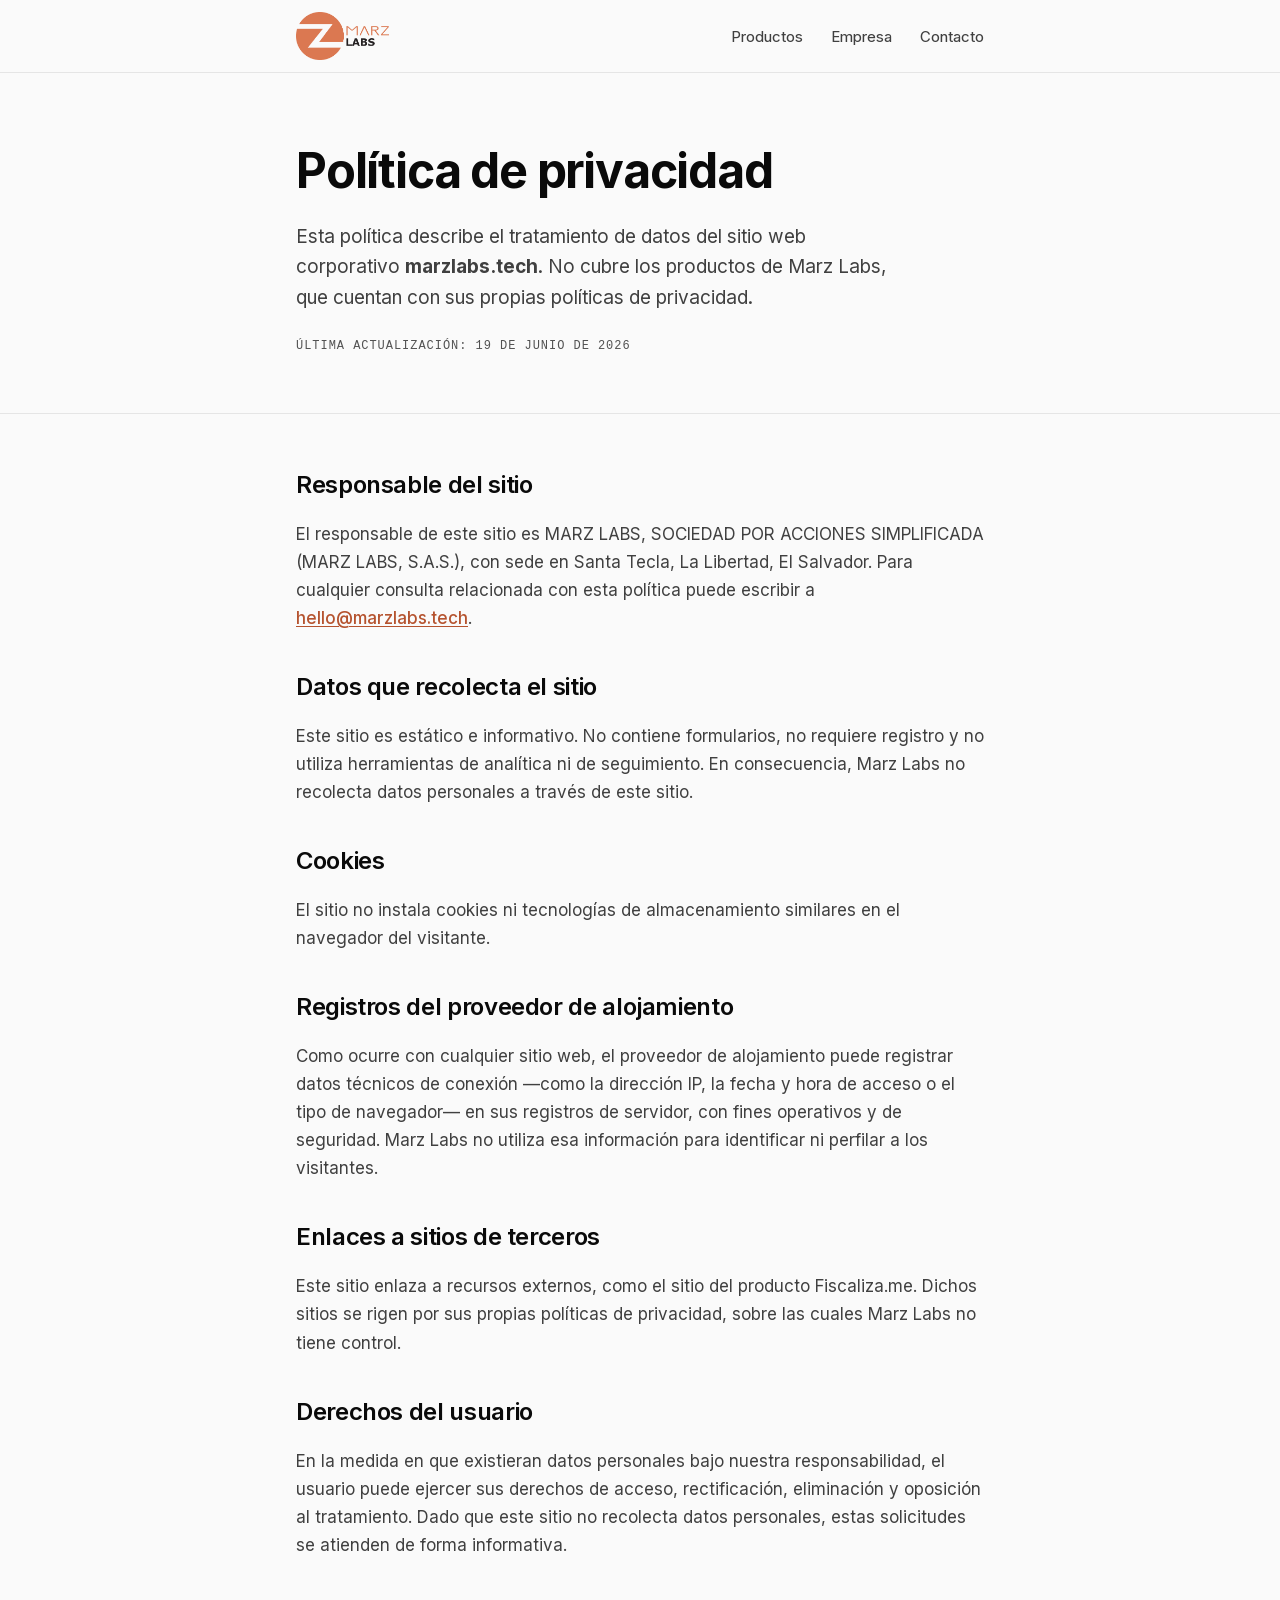
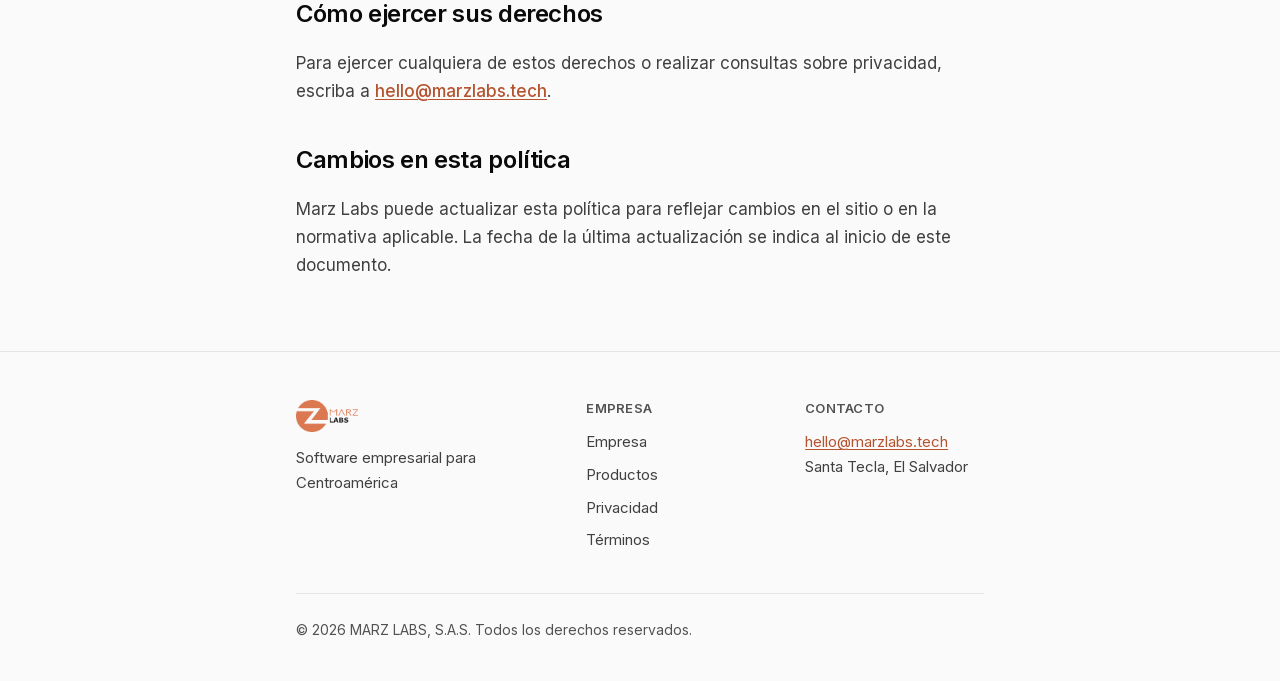
<file: privacy.html>
<!doctype html>
<html lang="es">
<head>
  <meta charset="utf-8">
  <meta name="viewport" content="width=device-width, initial-scale=1">
  <script>document.documentElement.classList.add('js');</script>

  <title>Privacidad — Marz Labs</title>
  <meta name="description" content="Política de privacidad del sitio corporativo marzlabs.tech. El sitio es estático: no usa cookies, formularios ni herramientas de analítica.">
  <link rel="canonical" href="https://marzlabs.tech/privacy.html">

  <!-- Open Graph -->
  <meta property="og:type" content="website">
  <meta property="og:site_name" content="Marz Labs">
  <meta property="og:locale" content="es_ES">
  <meta property="og:title" content="Privacidad — Marz Labs">
  <meta property="og:description" content="Política de privacidad del sitio corporativo marzlabs.tech. Sitio estático sin cookies, formularios ni analítica.">
  <meta property="og:url" content="https://marzlabs.tech/privacy.html">
  <meta property="og:image" content="https://marzlabs.tech/assets/og-image.png">
  <meta property="og:image:width" content="1200">
  <meta property="og:image:height" content="630">
  <meta property="og:image:alt" content="Marz Labs — Software empresarial para Centroamérica">

  <!-- Twitter -->
  <meta name="twitter:card" content="summary_large_image">
  <meta name="twitter:title" content="Privacidad — Marz Labs">
  <meta name="twitter:description" content="Política de privacidad del sitio corporativo marzlabs.tech. Sitio estático sin cookies, formularios ni analítica.">
  <meta name="twitter:image" content="https://marzlabs.tech/assets/og-image.png">

  <!-- Iconos -->
  <link rel="icon" href="/favicon.ico" sizes="32x32">
  <link rel="apple-touch-icon" href="/apple-touch-icon.png">

  <!-- Fuente auto-alojada -->
  <link rel="preload" href="/assets/fonts/inter-latin.woff2" as="font" type="font/woff2" crossorigin>
  <link rel="stylesheet" href="/assets/styles.css">
  <meta name="theme-color" content="#fafafa">

  <script src="/assets/menu.js" defer></script>
</head>
<body>
  <a class="skip-link" href="#main">Saltar al contenido</a>

  <header class="site-header">
    <div class="container">
      <a class="brand" href="/"><img src="/assets/logo.png" alt="Marz Labs" width="698" height="360"></a>
      <button class="nav-toggle" type="button" aria-expanded="false" aria-controls="primary-nav">
        <span class="bars" aria-hidden="true"></span>
        Menú
      </button>
      <nav class="site-nav" id="primary-nav" aria-label="Navegación principal">
        <ul class="nav-list">
          <li><a href="/products.html">Productos</a></li>
          <li><a href="/company.html">Empresa</a></li>
          <li><a href="/contact.html">Contacto</a></li>
        </ul>
      </nav>
    </div>
  </header>

  <main id="main">
    <section class="section section-lead">
      <div class="container">
        <h1>Política de privacidad</h1>
        <p class="lead">Esta política describe el tratamiento de datos del sitio web corporativo
          <strong>marzlabs.tech</strong>. No cubre los productos de Marz Labs, que cuentan con sus
          propias políticas de privacidad.</p>
        <p class="eyebrow" style="margin-top:1.5rem">Última actualización: 19 de junio de 2026</p>
      </div>
    </section>

    <section class="section">
      <div class="container prose">
        <h2>Responsable del sitio</h2>
        <p>El responsable de este sitio es MARZ LABS, SOCIEDAD POR ACCIONES SIMPLIFICADA
          (MARZ LABS, S.A.S.), con sede en Santa Tecla, La Libertad, El Salvador. Para cualquier
          consulta relacionada con esta política puede escribir a
          <a href="mailto:hello@marzlabs.tech">hello@marzlabs.tech</a>.</p>

        <h2>Datos que recolecta el sitio</h2>
        <p>Este sitio es estático e informativo. No contiene formularios, no requiere registro y no
          utiliza herramientas de analítica ni de seguimiento. En consecuencia, Marz Labs no recolecta
          datos personales a través de este sitio.</p>

        <h2>Cookies</h2>
        <p>El sitio no instala cookies ni tecnologías de almacenamiento similares en el navegador del
          visitante.</p>

        <h2>Registros del proveedor de alojamiento</h2>
        <p>Como ocurre con cualquier sitio web, el proveedor de alojamiento puede registrar datos
          técnicos de conexión —como la dirección IP, la fecha y hora de acceso o el tipo de navegador—
          en sus registros de servidor, con fines operativos y de seguridad. Marz Labs no utiliza esa
          información para identificar ni perfilar a los visitantes.</p>

        <h2>Enlaces a sitios de terceros</h2>
        <p>Este sitio enlaza a recursos externos, como el sitio del producto Fiscaliza.me. Dichos sitios
          se rigen por sus propias políticas de privacidad, sobre las cuales Marz Labs no tiene control.</p>

        <h2>Derechos del usuario</h2>
        <p>En la medida en que existieran datos personales bajo nuestra responsabilidad, el usuario puede
          ejercer sus derechos de acceso, rectificación, eliminación y oposición al tratamiento. Dado que
          este sitio no recolecta datos personales, estas solicitudes se atienden de forma informativa.</p>

        <h2>Cómo ejercer sus derechos</h2>
        <p>Para ejercer cualquiera de estos derechos o realizar consultas sobre privacidad, escriba a
          <a href="mailto:hello@marzlabs.tech">hello@marzlabs.tech</a>.</p>

        <h2>Cambios en esta política</h2>
        <p>Marz Labs puede actualizar esta política para reflejar cambios en el sitio o en la normativa
          aplicable. La fecha de la última actualización se indica al inicio de este documento.</p>
      </div>
    </section>
  </main>

  <footer class="site-footer">
    <div class="container">
      <div class="footer-grid">
        <div class="footer-col">
          <a class="brand" href="/"><img src="/assets/logo.png" alt="Marz Labs" width="698" height="360"></a>
          <p>Software empresarial para Centroamérica</p>
        </div>
        <div class="footer-col">
          <h2>Empresa</h2>
          <ul class="footer-links">
            <li><a href="/company.html">Empresa</a></li>
            <li><a href="/products.html">Productos</a></li>
            <li><a href="/privacy.html">Privacidad</a></li>
            <li><a href="/terms.html">Términos</a></li>
          </ul>
        </div>
        <div class="footer-col">
          <h2>Contacto</h2>
          <address>
            <a href="mailto:hello@marzlabs.tech">hello@marzlabs.tech</a><br>
            Santa Tecla, El Salvador
          </address>
        </div>
      </div>
      <p class="footer-bottom">© 2026 MARZ LABS, S.A.S. Todos los derechos reservados.</p>
    </div>
  </footer>
</body>
</html>
</file>
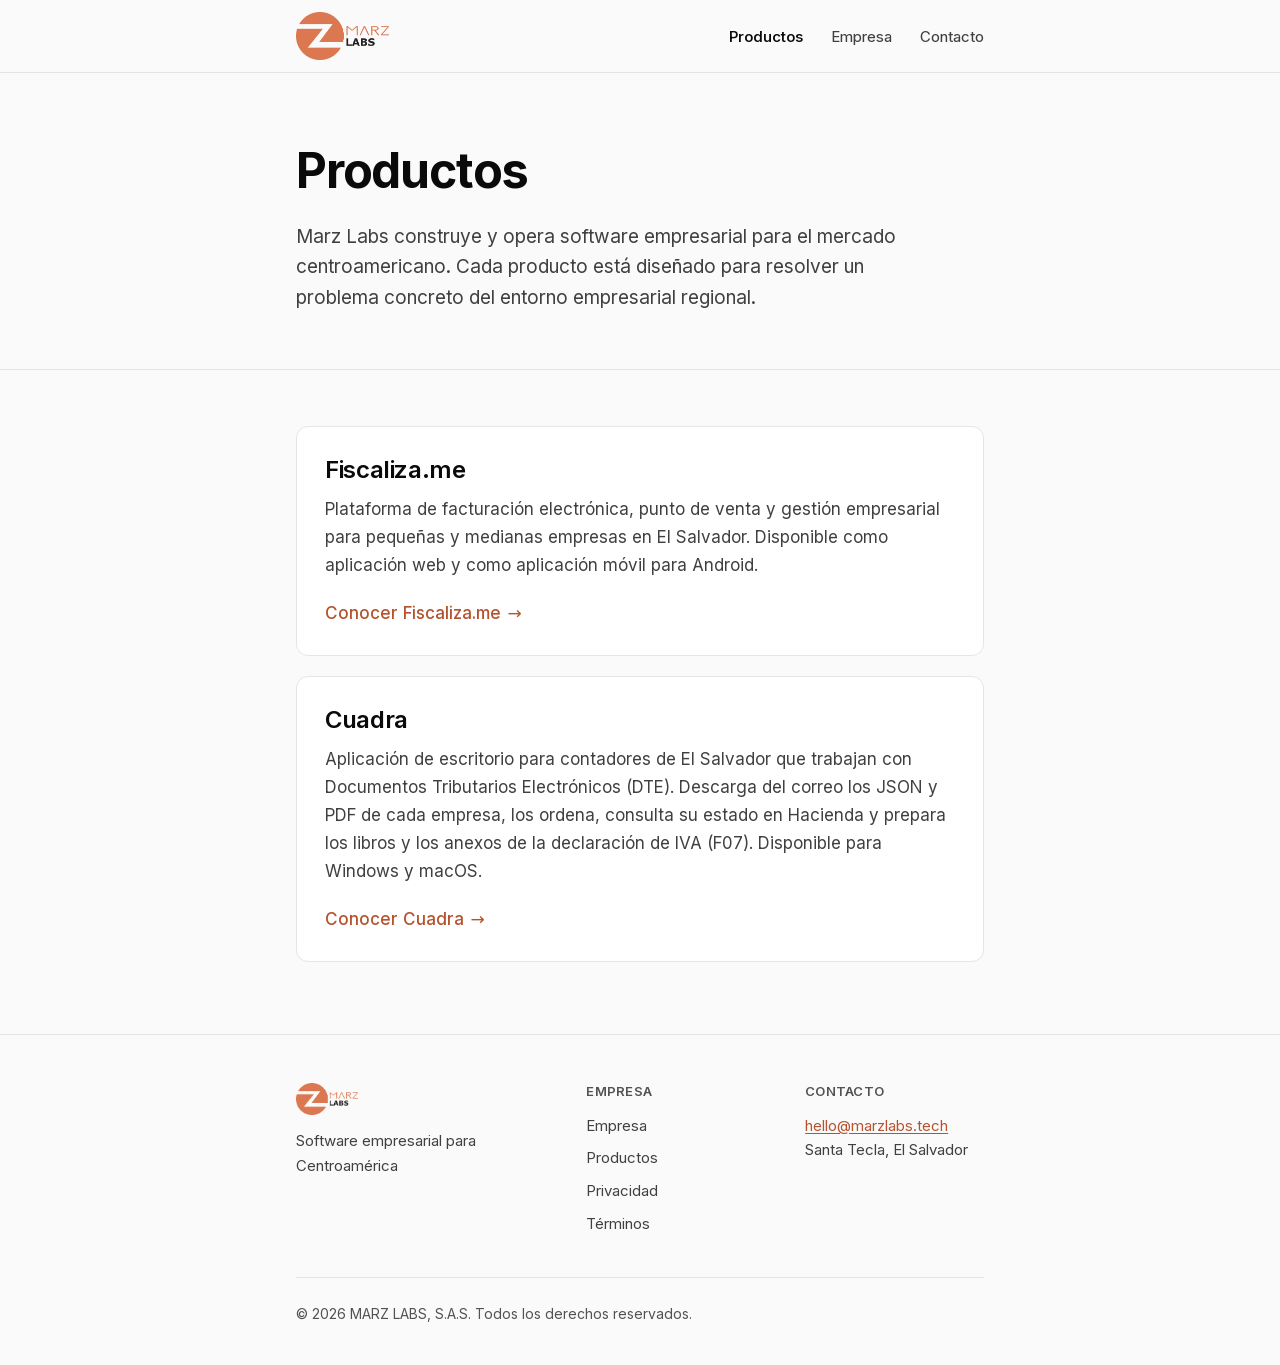
<file: products.html>
<!doctype html>
<html lang="es">
<head>
  <meta charset="utf-8">
  <meta name="viewport" content="width=device-width, initial-scale=1">
  <script>document.documentElement.classList.add('js');</script>

  <title>Productos — Marz Labs</title>
  <meta name="description" content="Productos de Marz Labs: software empresarial para el mercado centroamericano. Fiscaliza.me, facturación electrónica y punto de venta, y Cuadra, libros y anexos de IVA para contadores en El Salvador.">
  <link rel="canonical" href="https://marzlabs.tech/products.html">

  <!-- Open Graph -->
  <meta property="og:type" content="website">
  <meta property="og:site_name" content="Marz Labs">
  <meta property="og:locale" content="es_ES">
  <meta property="og:title" content="Productos — Marz Labs">
  <meta property="og:description" content="Software empresarial para el mercado centroamericano. Conozca Fiscaliza.me, facturación electrónica y punto de venta, y Cuadra, libros y anexos de IVA para contadores.">
  <meta property="og:url" content="https://marzlabs.tech/products.html">
  <meta property="og:image" content="https://marzlabs.tech/assets/og-image.png">
  <meta property="og:image:width" content="1200">
  <meta property="og:image:height" content="630">
  <meta property="og:image:alt" content="Marz Labs — Software empresarial para Centroamérica">

  <!-- Twitter -->
  <meta name="twitter:card" content="summary_large_image">
  <meta name="twitter:title" content="Productos — Marz Labs">
  <meta name="twitter:description" content="Software empresarial para el mercado centroamericano. Conozca Fiscaliza.me, facturación electrónica y punto de venta, y Cuadra, libros y anexos de IVA para contadores.">
  <meta name="twitter:image" content="https://marzlabs.tech/assets/og-image.png">

  <!-- Iconos -->
  <link rel="icon" href="/favicon.ico" sizes="32x32">
  <link rel="apple-touch-icon" href="/apple-touch-icon.png">

  <!-- Fuente auto-alojada -->
  <link rel="preload" href="/assets/fonts/inter-latin.woff2" as="font" type="font/woff2" crossorigin>
  <link rel="stylesheet" href="/assets/styles.css">
  <meta name="theme-color" content="#fafafa">

  <script src="/assets/menu.js" defer></script>
</head>
<body>
  <a class="skip-link" href="#main">Saltar al contenido</a>

  <header class="site-header">
    <div class="container">
      <a class="brand" href="/"><img src="/assets/logo.png" alt="Marz Labs" width="698" height="360"></a>
      <button class="nav-toggle" type="button" aria-expanded="false" aria-controls="primary-nav">
        <span class="bars" aria-hidden="true"></span>
        Menú
      </button>
      <nav class="site-nav" id="primary-nav" aria-label="Navegación principal">
        <ul class="nav-list">
          <li><a href="/products.html" aria-current="page">Productos</a></li>
          <li><a href="/company.html">Empresa</a></li>
          <li><a href="/contact.html">Contacto</a></li>
        </ul>
      </nav>
    </div>
  </header>

  <main id="main">
    <section class="section section-lead">
      <div class="container">
        <h1>Productos</h1>
        <p class="lead">Marz Labs construye y opera software empresarial para el mercado centroamericano. Cada producto está diseñado para resolver un problema concreto del entorno empresarial regional.</p>
      </div>
    </section>

    <section class="section">
      <div class="container">
        <ul class="card-list">
          <li class="product-card">
            <h2>Fiscaliza.me</h2>
            <p>Plataforma de facturación electrónica, punto de venta y gestión empresarial para pequeñas y medianas empresas en El Salvador. Disponible como aplicación web y como aplicación móvil para Android.</p>
            <p class="card-cta">
              <a class="cta-link" href="/fiscaliza.html">Conocer Fiscaliza.me</a>
            </p>
          </li>
          <li class="product-card">
            <h2>Cuadra</h2>
            <p>Aplicación de escritorio para contadores de El Salvador que trabajan con Documentos Tributarios Electrónicos (DTE). Descarga del correo los JSON y PDF de cada empresa, los ordena, consulta su estado en Hacienda y prepara los libros y los anexos de la declaración de IVA (F07). Disponible para Windows y macOS.</p>
            <p class="card-cta">
              <a class="cta-link" href="/cuadra.html">Conocer Cuadra</a>
            </p>
          </li>
        </ul>
      </div>
    </section>
  </main>

  <footer class="site-footer">
    <div class="container">
      <div class="footer-grid">
        <div class="footer-col">
          <a class="brand" href="/"><img src="/assets/logo.png" alt="Marz Labs" width="698" height="360"></a>
          <p>Software empresarial para Centroamérica</p>
        </div>
        <div class="footer-col">
          <h2>Empresa</h2>
          <ul class="footer-links">
            <li><a href="/company.html">Empresa</a></li>
            <li><a href="/products.html">Productos</a></li>
            <li><a href="/privacy.html">Privacidad</a></li>
            <li><a href="/terms.html">Términos</a></li>
          </ul>
        </div>
        <div class="footer-col">
          <h2>Contacto</h2>
          <address>
            <a href="mailto:hello@marzlabs.tech">hello@marzlabs.tech</a><br>
            Santa Tecla, El Salvador
          </address>
        </div>
      </div>
      <p class="footer-bottom">© 2026 MARZ LABS, S.A.S. Todos los derechos reservados.</p>
    </div>
  </footer>
</body>
</html>
</file>
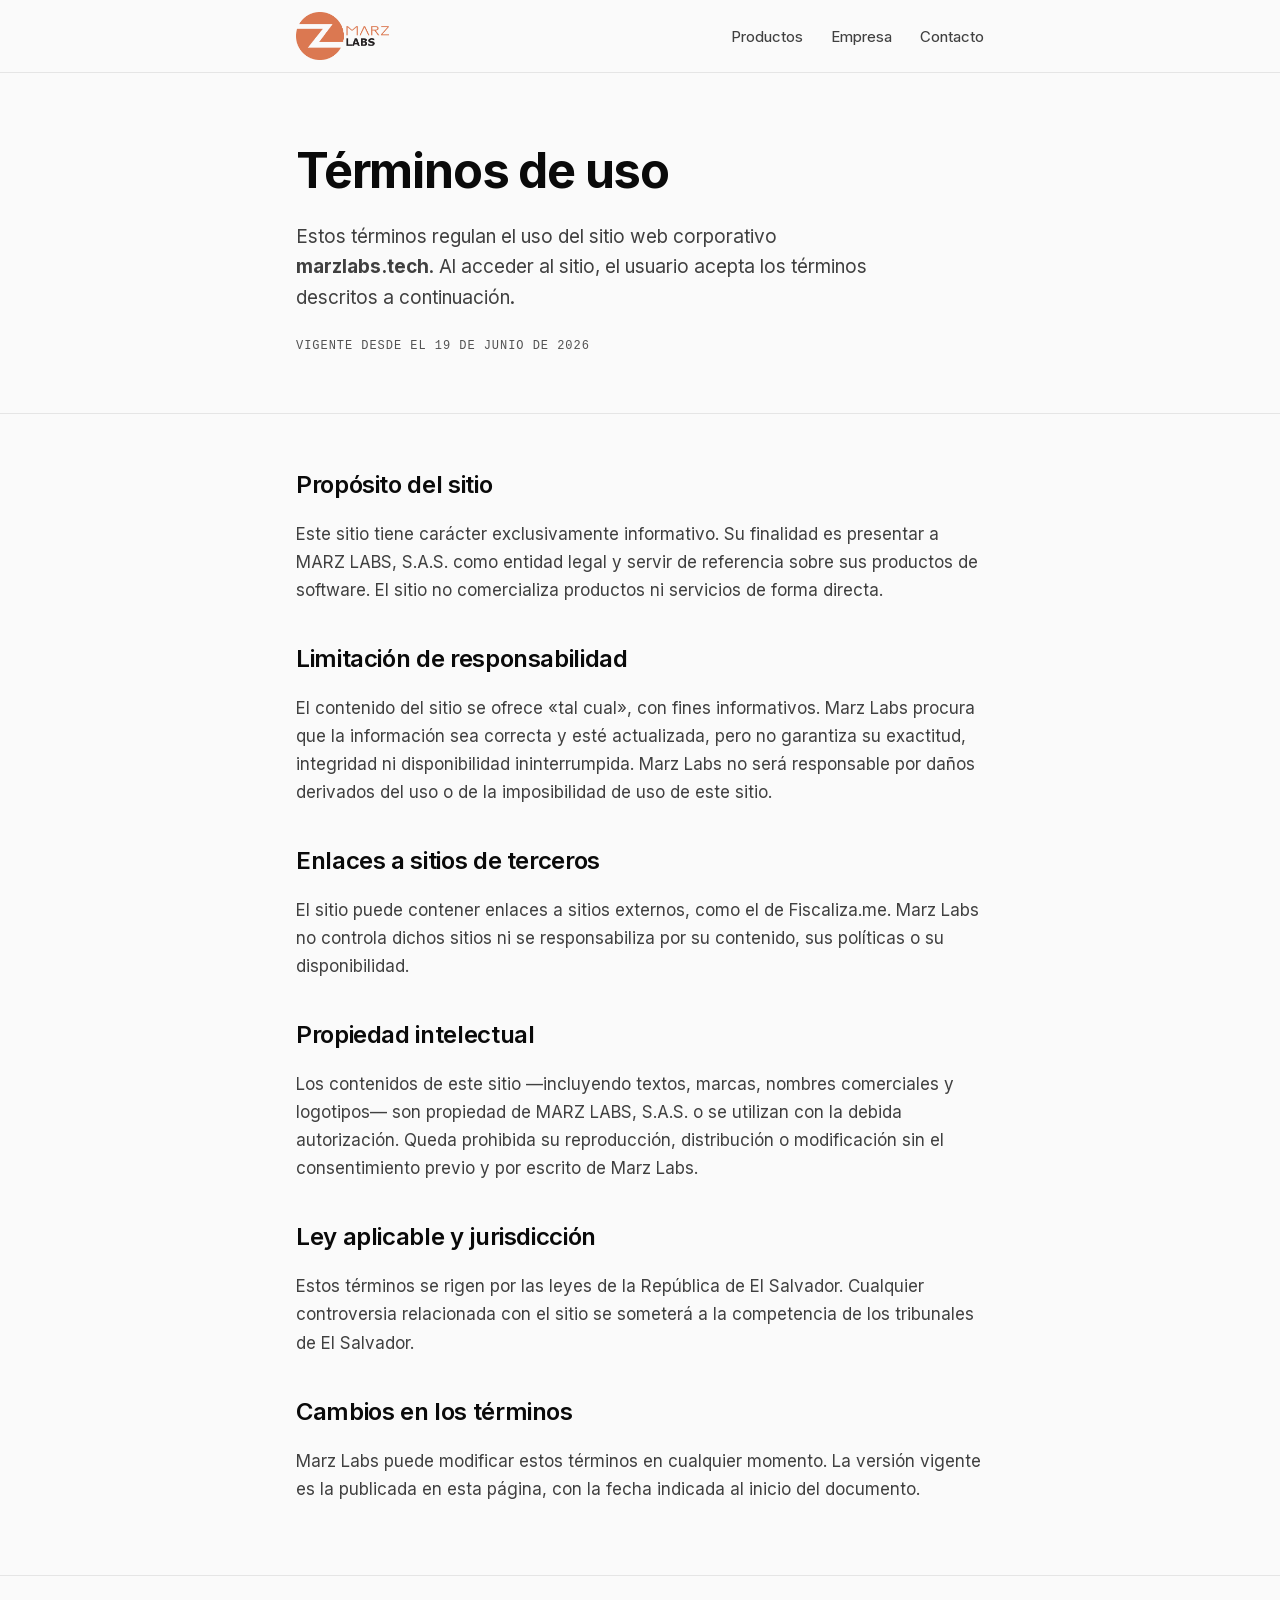
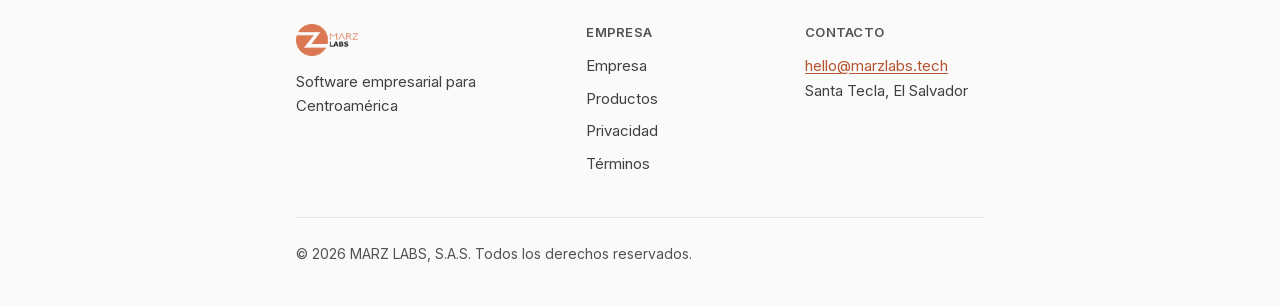
<file: terms.html>
<!doctype html>
<html lang="es">
<head>
  <meta charset="utf-8">
  <meta name="viewport" content="width=device-width, initial-scale=1">
  <script>document.documentElement.classList.add('js');</script>

  <title>Términos — Marz Labs</title>
  <meta name="description" content="Términos de uso del sitio corporativo marzlabs.tech: propósito informativo, limitación de responsabilidad, propiedad intelectual y ley aplicable de El Salvador.">
  <link rel="canonical" href="https://marzlabs.tech/terms.html">

  <!-- Open Graph -->
  <meta property="og:type" content="website">
  <meta property="og:site_name" content="Marz Labs">
  <meta property="og:locale" content="es_ES">
  <meta property="og:title" content="Términos — Marz Labs">
  <meta property="og:description" content="Términos de uso del sitio corporativo marzlabs.tech: propósito informativo, limitación de responsabilidad, propiedad intelectual y ley aplicable.">
  <meta property="og:url" content="https://marzlabs.tech/terms.html">
  <meta property="og:image" content="https://marzlabs.tech/assets/og-image.png">
  <meta property="og:image:width" content="1200">
  <meta property="og:image:height" content="630">
  <meta property="og:image:alt" content="Marz Labs — Software empresarial para Centroamérica">

  <!-- Twitter -->
  <meta name="twitter:card" content="summary_large_image">
  <meta name="twitter:title" content="Términos — Marz Labs">
  <meta name="twitter:description" content="Términos de uso del sitio corporativo marzlabs.tech: propósito informativo, limitación de responsabilidad, propiedad intelectual y ley aplicable.">
  <meta name="twitter:image" content="https://marzlabs.tech/assets/og-image.png">

  <!-- Iconos -->
  <link rel="icon" href="/favicon.ico" sizes="32x32">
  <link rel="apple-touch-icon" href="/apple-touch-icon.png">

  <!-- Fuente auto-alojada -->
  <link rel="preload" href="/assets/fonts/inter-latin.woff2" as="font" type="font/woff2" crossorigin>
  <link rel="stylesheet" href="/assets/styles.css">
  <meta name="theme-color" content="#fafafa">

  <script src="/assets/menu.js" defer></script>
</head>
<body>
  <a class="skip-link" href="#main">Saltar al contenido</a>

  <header class="site-header">
    <div class="container">
      <a class="brand" href="/"><img src="/assets/logo.png" alt="Marz Labs" width="698" height="360"></a>
      <button class="nav-toggle" type="button" aria-expanded="false" aria-controls="primary-nav">
        <span class="bars" aria-hidden="true"></span>
        Menú
      </button>
      <nav class="site-nav" id="primary-nav" aria-label="Navegación principal">
        <ul class="nav-list">
          <li><a href="/products.html">Productos</a></li>
          <li><a href="/company.html">Empresa</a></li>
          <li><a href="/contact.html">Contacto</a></li>
        </ul>
      </nav>
    </div>
  </header>

  <main id="main">
    <section class="section section-lead">
      <div class="container">
        <h1>Términos de uso</h1>
        <p class="lead">Estos términos regulan el uso del sitio web corporativo
          <strong>marzlabs.tech</strong>. Al acceder al sitio, el usuario acepta los términos descritos
          a continuación.</p>
        <p class="eyebrow" style="margin-top:1.5rem">Vigente desde el 19 de junio de 2026</p>
      </div>
    </section>

    <section class="section">
      <div class="container prose">
        <h2>Propósito del sitio</h2>
        <p>Este sitio tiene carácter exclusivamente informativo. Su finalidad es presentar a
          MARZ LABS, S.A.S. como entidad legal y servir de referencia sobre sus productos de software.
          El sitio no comercializa productos ni servicios de forma directa.</p>

        <h2>Limitación de responsabilidad</h2>
        <p>El contenido del sitio se ofrece «tal cual», con fines informativos. Marz Labs procura que la
          información sea correcta y esté actualizada, pero no garantiza su exactitud, integridad ni
          disponibilidad ininterrumpida. Marz Labs no será responsable por daños derivados del uso o de
          la imposibilidad de uso de este sitio.</p>

        <h2>Enlaces a sitios de terceros</h2>
        <p>El sitio puede contener enlaces a sitios externos, como el de Fiscaliza.me. Marz Labs no
          controla dichos sitios ni se responsabiliza por su contenido, sus políticas o su
          disponibilidad.</p>

        <h2>Propiedad intelectual</h2>
        <p>Los contenidos de este sitio —incluyendo textos, marcas, nombres comerciales y logotipos— son
          propiedad de MARZ LABS, S.A.S. o se utilizan con la debida autorización. Queda prohibida su
          reproducción, distribución o modificación sin el consentimiento previo y por escrito de
          Marz Labs.</p>

        <h2>Ley aplicable y jurisdicción</h2>
        <p>Estos términos se rigen por las leyes de la República de El Salvador. Cualquier controversia
          relacionada con el sitio se someterá a la competencia de los tribunales de El Salvador.</p>

        <h2>Cambios en los términos</h2>
        <p>Marz Labs puede modificar estos términos en cualquier momento. La versión vigente es la
          publicada en esta página, con la fecha indicada al inicio del documento.</p>
      </div>
    </section>
  </main>

  <footer class="site-footer">
    <div class="container">
      <div class="footer-grid">
        <div class="footer-col">
          <a class="brand" href="/"><img src="/assets/logo.png" alt="Marz Labs" width="698" height="360"></a>
          <p>Software empresarial para Centroamérica</p>
        </div>
        <div class="footer-col">
          <h2>Empresa</h2>
          <ul class="footer-links">
            <li><a href="/company.html">Empresa</a></li>
            <li><a href="/products.html">Productos</a></li>
            <li><a href="/privacy.html">Privacidad</a></li>
            <li><a href="/terms.html">Términos</a></li>
          </ul>
        </div>
        <div class="footer-col">
          <h2>Contacto</h2>
          <address>
            <a href="mailto:hello@marzlabs.tech">hello@marzlabs.tech</a><br>
            Santa Tecla, El Salvador
          </address>
        </div>
      </div>
      <p class="footer-bottom">© 2026 MARZ LABS, S.A.S. Todos los derechos reservados.</p>
    </div>
  </footer>
</body>
</html>
</file>
<file: assets/styles.css>
/* ==========================================================================
   Marz Labs — Hoja de estilos del sitio corporativo
   Plain CSS, sin frameworks ni dependencias en runtime.
   Diseño minimalista: columna centrada, mucho espacio en blanco, mobile-first.
   ========================================================================== */

/* ---- Tipografía: Inter auto-alojada (subconjunto latin, peso variable) ---- */
@font-face {
  font-family: "Inter";
  font-style: normal;
  font-weight: 400 700;          /* eje variable */
  font-display: swap;
  src: url("/assets/fonts/inter-latin.woff2") format("woff2");
}

/* ---- Tokens de diseño ---- */
:root {
  /* Color — paleta minimalista, un único acento (azul medianoche). */
  --bg:           #fafafa;       /* fondo off-white */
  --surface:      #ffffff;       /* tarjetas y superficies elevadas */
  --ink:          #0a0a0a;       /* texto principal (casi negro) */
  --ink-soft:     #404040;       /* texto secundario */
  --ink-muted:    #525252;       /* texto terciario / metadatos (AA sobre --bg) */
  --line:         #e5e5e5;       /* bordes sutiles */
  --line-strong:  #d4d4d4;       /* bordes con más presencia */
  --accent:        #db7851;      /* terracota de marca (logo); solo gráficos/decorativo */
  --accent-ink:    #b5532f;      /* terracota accesible para texto y enlaces (AA sobre --bg) */
  --accent-strong: #8f3f22;      /* acento en hover / estados activos */

  /* Tipografía */
  --font-sans: "Inter", system-ui, -apple-system, "Segoe UI", Roboto,
               Helvetica, Arial, sans-serif;
  --font-mono: ui-monospace, "SF Mono", "JetBrains Mono", Menlo, Consolas,
               monospace;

  /* Medidas */
  --measure: 46rem;              /* ancho máx. de la columna de contenido (~736px) */
  --pad-x: 1.5rem;               /* padding horizontal en mobile */
}

/* ---- Reset moderno y mínimo ---- */
*,
*::before,
*::after { box-sizing: border-box; }

html {
  -webkit-text-size-adjust: 100%;
  text-size-adjust: 100%;
}

body,
h1, h2, h3, p, ul, ol, figure, table, blockquote { margin: 0; }

body {
  font-family: var(--font-sans);
  font-size: 1.0625rem;          /* 17px base */
  line-height: 1.65;
  color: var(--ink);
  background-color: var(--bg);
  -webkit-font-smoothing: antialiased;
  text-rendering: optimizeLegibility;
}

img,
svg { display: block; max-width: 100%; height: auto; }

/* ---- Enlaces ---- */
a {
  color: var(--accent-ink);
  text-decoration: underline;
  text-decoration-thickness: 1px;
  text-underline-offset: 2px;
  transition: color 0.15s ease;
}
a:hover { color: var(--accent-strong); }

/* Foco visible y coherente para accesibilidad por teclado. */
:focus-visible {
  outline: 2px solid var(--accent-ink);
  outline-offset: 2px;
  border-radius: 2px;
}

/* ---- Utilidades ---- */
.container {
  width: 100%;
  max-width: var(--measure);
  margin-inline: auto;
  padding-inline: var(--pad-x);
}

/* Enlace para saltar al contenido (visible solo al enfocar con teclado). */
.skip-link {
  position: absolute;
  left: 50%;
  transform: translateX(-50%);
  top: -3rem;
  z-index: 100;
  background: var(--ink);
  color: #fff;
  padding: 0.5rem 1rem;
  border-radius: 0 0 6px 6px;
  text-decoration: none;
  transition: top 0.15s ease;
}
.skip-link:focus { top: 0; color: #fff; }

.visually-hidden {
  position: absolute;
  width: 1px; height: 1px;
  padding: 0; margin: -1px;
  overflow: hidden;
  clip: rect(0 0 0 0);
  white-space: nowrap;
  border: 0;
}

/* ==========================================================================
   Encabezado
   ========================================================================== */
.site-header {
  border-bottom: 1px solid var(--line);
  background: var(--bg);
}
.site-header .container {
  display: flex;
  align-items: center;
  justify-content: space-between;
  gap: 1rem;
  min-height: 4.5rem;
}

.brand {
  display: inline-flex;
  align-items: center;
  text-decoration: none;
}
.brand img {
  display: block;
  height: 3rem;            /* 48px */
  width: auto;
}

/* Navegación */
.site-nav { display: flex; }
.nav-list {
  display: flex;
  align-items: center;
  gap: 1.75rem;
  list-style: none;
  padding: 0;
  margin: 0;
}
.nav-list a {
  color: var(--ink-soft);
  text-decoration: none;
  font-size: 0.9375rem;
  font-weight: 450;
}
.nav-list a:hover,
.nav-list a[aria-current="page"] { color: var(--ink); }
.nav-list a[aria-current="page"] { font-weight: 550; }

/* Botón de menú (hamburguesa) — oculto en desktop, visible en mobile vía JS. */
.nav-toggle {
  display: none;
  align-items: center;
  gap: 0.5rem;
  background: none;
  border: 1px solid var(--line-strong);
  border-radius: 6px;
  padding: 0.4rem 0.6rem;
  color: var(--ink);
  font: inherit;
  font-size: 0.875rem;
  cursor: pointer;
}
.nav-toggle .bars {
  position: relative;
  width: 18px; height: 2px;
  background: currentColor;
  display: inline-block;
}
.nav-toggle .bars::before,
.nav-toggle .bars::after {
  content: "";
  position: absolute;
  left: 0; width: 18px; height: 2px;
  background: currentColor;
}
.nav-toggle .bars::before { top: -6px; }
.nav-toggle .bars::after  { top: 6px; }

/* ==========================================================================
   Contenido principal
   ========================================================================== */
main { display: block; }

.section { padding-block: 3.5rem; }
.section + .section { border-top: 1px solid var(--line); }

/* La primera sección (hero / encabezado de página) respira más arriba. */
.section-lead { padding-top: 4.5rem; padding-bottom: 3.5rem; }

/* Tipografía de contenido */
h1 {
  font-size: clamp(2rem, 5vw + 1rem, 3rem);
  line-height: 1.1;
  font-weight: 700;
  letter-spacing: -0.025em;
  color: var(--ink);
  text-wrap: balance;
}
h2 {
  font-size: 1.5rem;
  line-height: 1.25;
  font-weight: 600;
  letter-spacing: -0.015em;
  margin-bottom: 1.25rem;
}
h3 {
  font-size: 1.1875rem;
  line-height: 1.3;
  font-weight: 600;
  letter-spacing: -0.01em;
}

p { margin-bottom: 1.1rem; }
p:last-child { margin-bottom: 0; }

/* Párrafo introductorio bajo un h1. */
.lead {
  font-size: 1.1875rem;
  line-height: 1.6;
  color: var(--ink-soft);
  max-width: 38rem;
  margin-top: 1.5rem;
}

/* Etiqueta pequeña sobre los títulos de sección (eyebrow). */
.eyebrow {
  font-family: var(--font-mono);
  font-size: 0.75rem;
  font-weight: 500;
  letter-spacing: 0.08em;
  text-transform: uppercase;
  color: var(--ink-muted);
  margin-bottom: 0.875rem;
}

/* Bloque de prosa (páginas legales y de texto largo). */
.prose p,
.prose ul,
.prose ol { color: var(--ink-soft); }
.prose h2 { margin-top: 2.5rem; color: var(--ink); }
.prose h2:first-child { margin-top: 0; }
.prose h3 { margin-top: 1.75rem; margin-bottom: 0.5rem; color: var(--ink); }
.prose ul,
.prose ol { padding-left: 1.25rem; margin-bottom: 1.1rem; }
.prose li { margin-bottom: 0.4rem; }
.prose a { font-weight: 500; }

/* ---- Enlace de llamada a la acción con flecha ---- */
.cta-link {
  display: inline-flex;
  align-items: baseline;
  gap: 0.4rem;
  font-weight: 500;
  text-decoration: none;
  color: var(--accent-ink);
}
.cta-link::after {
  content: "\2192";              /* → */
  transition: transform 0.15s ease;
}
.cta-link:hover { color: var(--accent-strong); }
.cta-link:hover::after { transform: translateX(3px); }

/* ---- Enlace con aspecto de botón (llamada a la acción principal) ---- */
.button {
  display: inline-flex;
  align-items: center;
  padding: 0.7rem 1.25rem;
  border-radius: 8px;
  background: var(--ink);
  color: #fff;
  font-weight: 500;
  line-height: 1.3;
  text-decoration: none;
  transition: background-color 0.15s ease;
}
.button:hover {
  background: var(--accent-strong);
  color: #fff;
}

/* Fila de acciones (botón + enlaces secundarios). */
.product-actions {
  display: flex;
  flex-wrap: wrap;
  align-items: center;
  gap: 1.25rem;
  margin-top: 1.75rem;
}

/* ---- Miga de pan (ruta de navegación sobre el h1) ---- */
.breadcrumb {
  font-size: 0.875rem;
  color: var(--ink-muted);
  margin-bottom: 1rem;
}
.breadcrumb ol {
  list-style: none;
  padding: 0;
  margin: 0;
  display: flex;
  flex-wrap: wrap;
  gap: 0.5rem;
}
/* Separador decorativo; el texto alternativo vacío lo oculta a lectores de pantalla. */
.breadcrumb li + li::before {
  content: "/";
  content: "/" / "";
  margin-right: 0.5rem;
  color: var(--line-strong);
}

/* ==========================================================================
   Tarjetas de producto
   ========================================================================== */
.card-list {
  list-style: none;
  padding: 0;
  margin: 0;
  display: grid;
  gap: 1.25rem;
}
.product-card {
  background: var(--surface);
  border: 1px solid var(--line);
  border-radius: 12px;
  padding: 1.75rem;
}
.product-card h2,
.product-card h3 { margin-bottom: 0.625rem; }
.product-card p { color: var(--ink-soft); }
.product-card .card-cta { margin-top: 1.25rem; }

/* Lista de stack técnico (etiquetas monoespaciadas discretas). */
.tech-list {
  list-style: none;
  display: flex;
  flex-wrap: wrap;
  gap: 0.5rem;
  padding: 0;
  margin: 1.25rem 0 0;
}
.tech-list li {
  font-family: var(--font-mono);
  font-size: 0.75rem;
  color: var(--ink-muted);
  background: var(--bg);
  border: 1px solid var(--line);
  border-radius: 5px;
  padding: 0.2rem 0.55rem;
}

/* Grupos de características del producto (lista detallada). */
.feature-groups {
  display: grid;
  gap: 1.75rem;
  margin-top: 1.75rem;
  padding-top: 1.75rem;
  border-top: 1px solid var(--line);
}
/* Variante sin separador superior, para grupos que van directo en una sección. */
.feature-groups--flush {
  margin-top: 0;
  padding-top: 0;
  border-top: 0;
}
.feature-group h3 { margin-bottom: 0.5rem; }
.feature-group > p { color: var(--ink-soft); margin-bottom: 0.625rem; }

.feature-list {
  list-style: none;
  padding: 0;
  margin: 0;
  display: grid;
  gap: 0.45rem;
}
.feature-list li {
  position: relative;
  padding-left: 1.15rem;
  color: var(--ink-soft);
  font-size: 0.9375rem;
  line-height: 1.55;
}
/* Viñeta de acento terracota (decorativa). */
.feature-list li::before {
  content: "";
  position: absolute;
  left: 0;
  top: 0.62em;
  width: 5px;
  height: 5px;
  border-radius: 50%;
  background: var(--accent);
}

/* ==========================================================================
   Tabla de datos corporativos
   ========================================================================== */
.data-table {
  width: 100%;
  border-collapse: collapse;
  font-variant-numeric: tabular-nums;
  margin-top: 0.5rem;
}
.data-table th,
.data-table td {
  text-align: left;
  vertical-align: top;
  padding: 0.75rem 0;
  border-bottom: 1px solid var(--line);
}
.data-table th {
  font-weight: 500;
  color: var(--ink-muted);
  width: 12rem;
  padding-right: 1.5rem;
}
.data-table td { color: var(--ink); }
.data-table tr:last-child th,
.data-table tr:last-child td { border-bottom: none; }

/* La tabla y la lista de características no traen margen inferior: separa el
   bloque que las sigue (p. ej. tabla → lista → nota en la sección de precios). */
.data-table + *,
.feature-list + * { margin-top: 1.25rem; }

/* ==========================================================================
   Bloques de contacto / direcciones
   ========================================================================== */
.contact-group { margin-bottom: 2rem; }
.contact-group:last-child { margin-bottom: 0; }
.contact-group h2 { font-size: 1.125rem; margin-bottom: 0.5rem; }
.contact-group address {
  font-style: normal;
  color: var(--ink-soft);
  line-height: 1.7;
}

/* ==========================================================================
   Pie de página
   ========================================================================== */
.site-footer {
  border-top: 1px solid var(--line);
  margin-top: 1rem;
  padding-block: 3rem 2.5rem;
  font-size: 0.9375rem;
}
.footer-grid {
  display: grid;
  grid-template-columns: 1.4fr 1fr 1fr;
  gap: 2.5rem;
}
.footer-col h2 {
  font-size: 0.8125rem;
  font-weight: 600;
  letter-spacing: 0.02em;
  text-transform: uppercase;
  color: var(--ink-muted);
  margin-bottom: 0.875rem;
}
.footer-col .brand { display: inline-flex; margin-bottom: 0.875rem; }
.footer-col .brand img { height: 2rem; }   /* 32px */
.footer-col p { color: var(--ink-soft); margin-bottom: 0.25rem; }
.footer-links {
  list-style: none;
  padding: 0; margin: 0;
  display: grid;
  gap: 0.5rem;
}
.footer-links a {
  color: var(--ink-soft);
  text-decoration: none;
}
.footer-links a:hover { color: var(--ink); }
.footer-col address {
  font-style: normal;
  color: var(--ink-soft);
}
.footer-bottom {
  margin-top: 2.5rem;
  padding-top: 1.5rem;
  border-top: 1px solid var(--line);
  color: var(--ink-muted);
  font-size: 0.875rem;
}

/* ==========================================================================
   Responsive
   ========================================================================== */
@media (max-width: 40rem) {
  /* Con JS activo, la navegación se colapsa tras el botón hamburguesa. */
  .js .nav-toggle { display: inline-flex; }
  .js .site-nav {
    display: none;
    position: absolute;
    left: 0; right: 0;
    top: 4.5rem;
    background: var(--bg);
    border-bottom: 1px solid var(--line);
    padding: 0.5rem var(--pad-x) 1rem;
    z-index: 50;
  }
  .js .site-header { position: relative; }
  .js .site-nav.is-open { display: block; }
  .js .nav-list {
    flex-direction: column;
    align-items: flex-start;
    gap: 0;
  }
  .js .nav-list li { width: 100%; }
  .js .nav-list a {
    display: block;
    width: 100%;
    padding: 0.75rem 0;
    border-bottom: 1px solid var(--line);
    font-size: 1rem;
  }
  .js .nav-list li:last-child a { border-bottom: none; }

  .site-header .brand img { height: 2.5rem; }   /* 40px */
  .footer-grid { grid-template-columns: 1fr; gap: 2rem; }
  .data-table th { width: 9rem; padding-right: 1rem; }
  .section { padding-block: 2.75rem; }
  .section-lead { padding-top: 3rem; padding-bottom: 2.5rem; }
}

/* Sin JS: la navegación siempre es visible (sin hamburguesa). */
@media (max-width: 26rem) {
  :root { --pad-x: 1.25rem; }
}

/* Respeta la preferencia de movimiento reducido. */
@media (prefers-reduced-motion: reduce) {
  *,
  *::before,
  *::after {
    transition-duration: 0.01ms !important;
    animation-duration: 0.01ms !important;
  }
}
</file>
